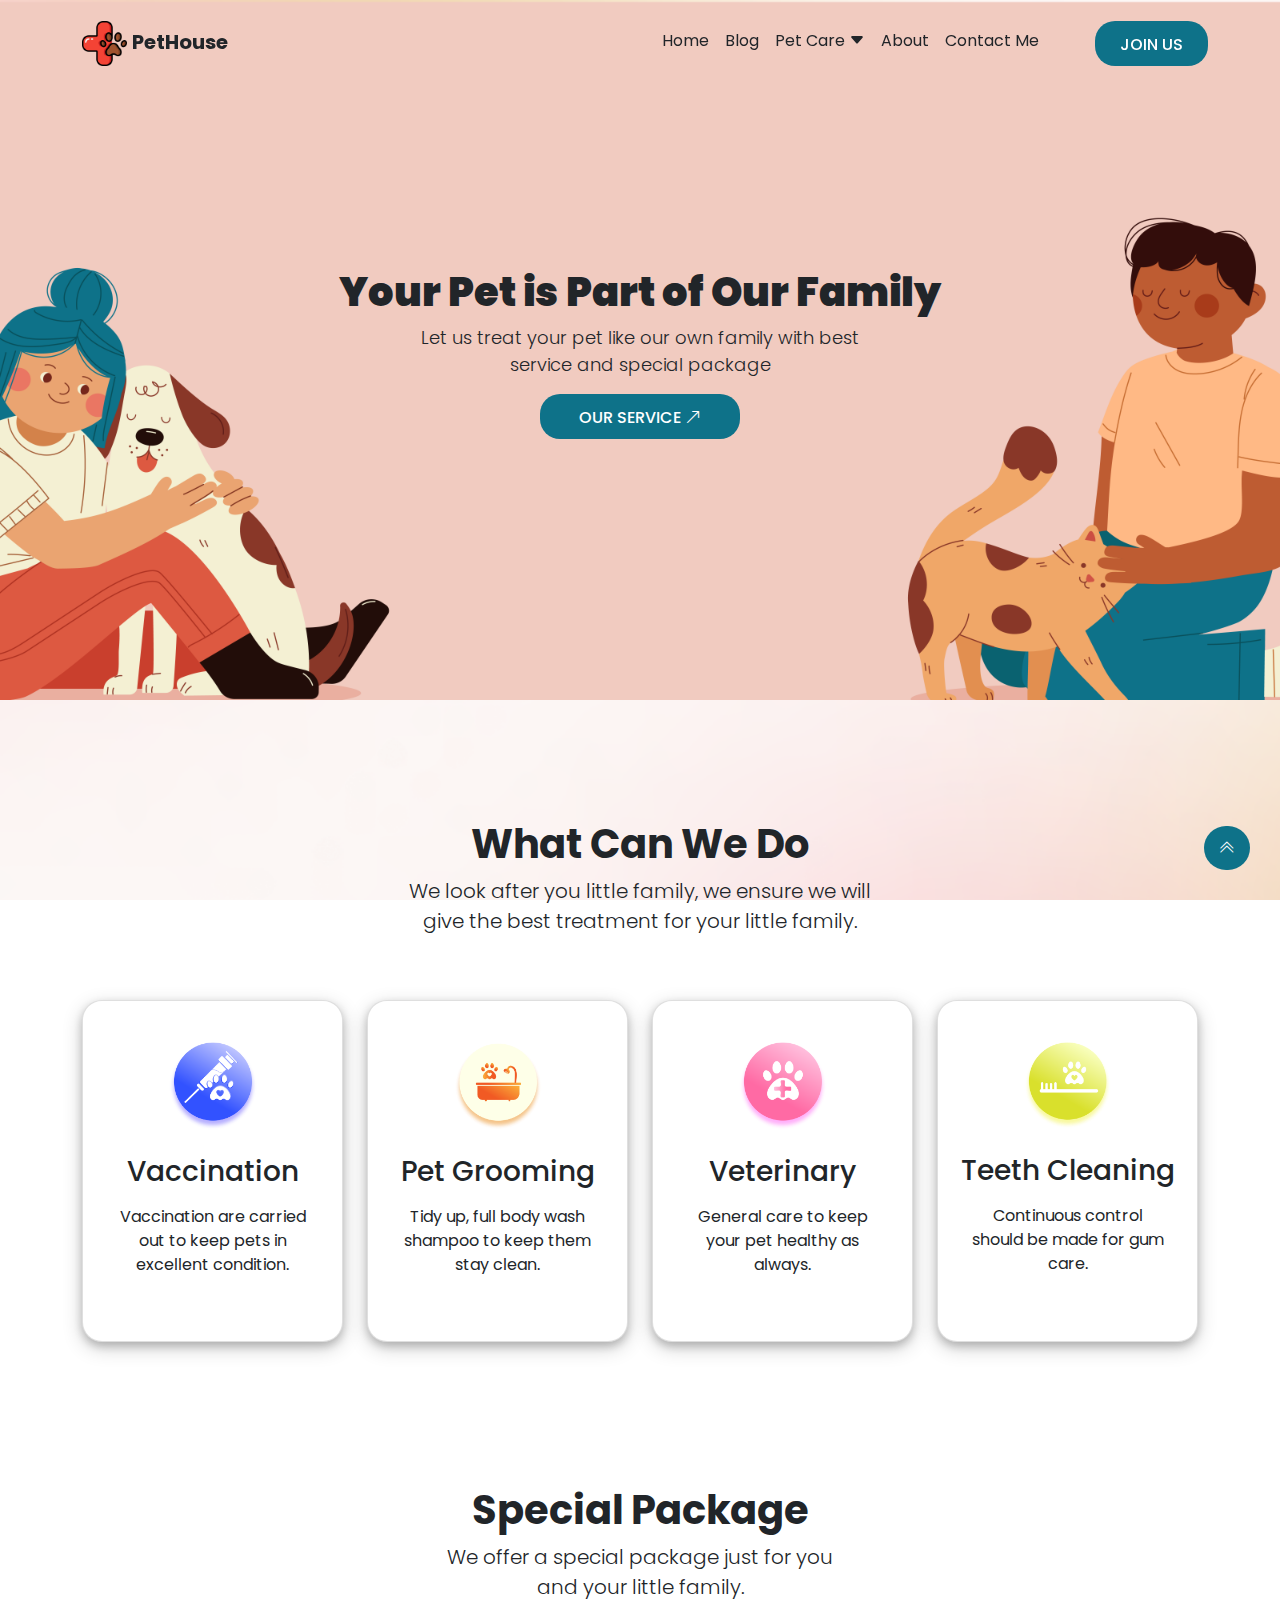
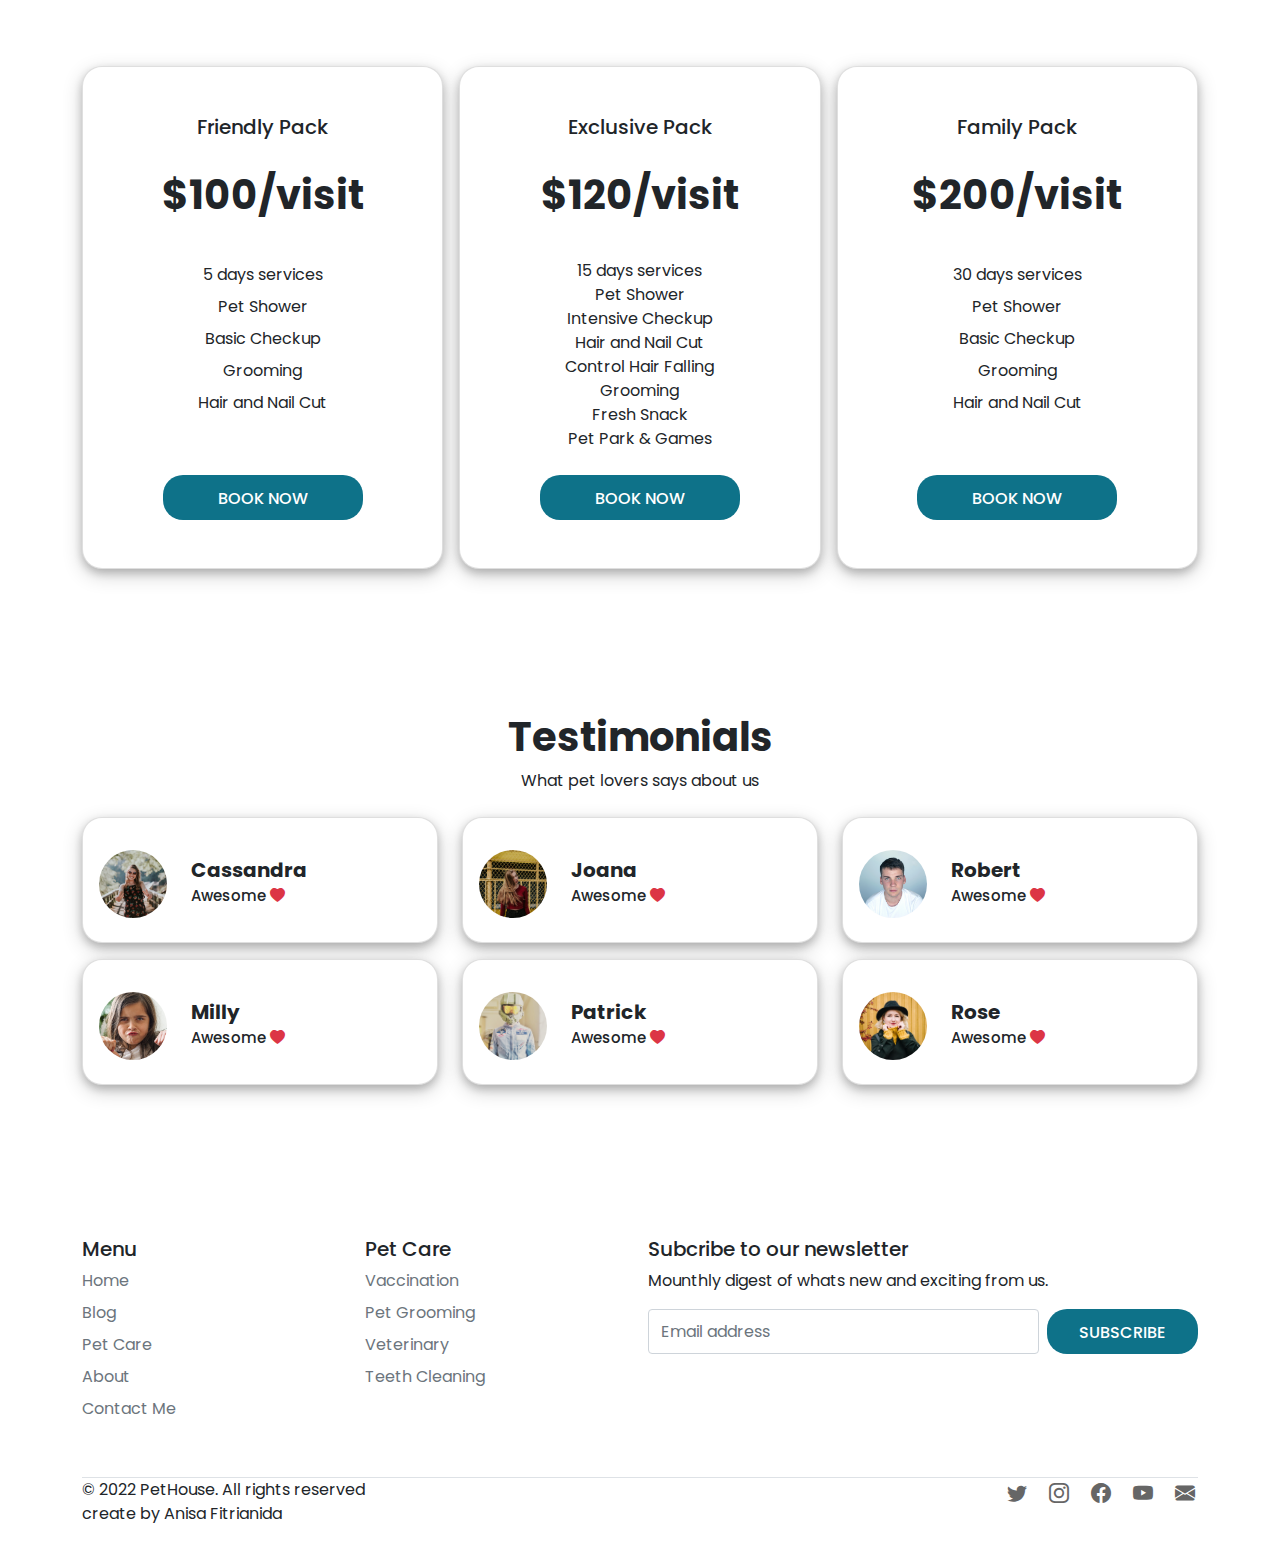
<file: index.html>
<!DOCTYPE html>
<html lang="en">
<head>
    <meta charset="UTF-8">
    <meta http-equiv="X-UA-Compatible" content="IE=edge">
    <meta name="viewport" content="width=device-width, initial-scale=1.0">
    <title>PetHouse</title>
    <link rel="icon" href="assets/IMG/logovet.png">
    <link rel="stylesheet" href="assets/css/style.css">
    <link rel="stylesheet" href="assets/css/bootstrap.min.css">
    <link rel="stylesheet" href="https://cdn.jsdelivr.net/npm/bootstrap-icons@1.8.1/font/bootstrap-icons.css">
    
</head>
<body>
    <!-- Navbar -->
    <nav class="navbar fixed-top navbar-expand-lg navbar-light p-md-3">
        <div class="container">
            <div class="navbar-brand">
                <a href="index.html" class="navbar-brand text-dark" style="font-size: 20px;">
                    <img src="assets/IMG/logovet.png" alt="Logo PetHouse" style="margin-right: 5px;" width="45"><strong>PetHouse</strong>
                </a>
            </div>
            <button
                type="button"
                class="navbar-toggler"
                data-bs-target="#navbarNav"
                data-bs-toggle="collapse"
                aria-expanded="false"
                aria-label="Toggle Navbar"
            >
                <span class="navbar-toggler-icon"></span>
            </button>
            <div class="collapse navbar-collapse nav-btn" id="navbarNav">
                <div class="mx-auto"></div>
                <ul class="navbar-nav">
                    <li class="nav-item">
                        <a href="index.html" class="nav-link text-dark">Home</a>
                    </li>
                    <li class="nav-item">
                        <a href="Blog.html" class="nav-link text-dark">Blog</a>
                    </li>
                    <li class="nav-item dropdown">
                        <a class="nav-link text-dark" href="PetCare.html" id="navbarDropdown" role="button" data-bs-toggle="dropdown">
                            Pet Care <i class="bi bi-caret-down-fill"></i>
                        </a>
                        <ul class="dropdown-menu" id="menu1">
                            <li><a class="dropdown-item" href="PetCare.html">Our Service</a>
                                <ul>
                                    <li><a class="dropdown-item" href="PetCare.html">Vaccination</a></li>
                                    <li><a class="dropdown-item" href="PetCare.html">Grooming</a></li>
                                    <li><a class="dropdown-item" href="PetCare.html">Veterinary</a></li>
                                    <li><a class="dropdown-item" href="PetCare.html">Teeth Cleaning</a></li>
                                </ul>
                            </li>
                                
                            <li><a class="dropdown-item" href="PetCare.html">Package</a>
                                <ul>
                                    <li><a class="dropdown-item" href="PetCare.html">Family Pack</a></li>
                                    <li><a class="dropdown-item" href="PetCare.html">Friendly Pack</a></li>
                                    <li><a class="dropdown-item" href="PetCare.html">Exclusive Pack</a></li>
                                </ul>
                            </li>
                        </ul>
                    </li>
                    <li class="nav-item">
                        <a href="About.html" class="nav-link text-dark">About</a>
                    </li>
                    <li class="nav-item">
                        <a href="ContactMe.html" class="nav-link text-dark">Contact Me</a>
                    </li>
                    <li>
                        <a href="Login.html" id="btn-sub" class="nav-item btn btn-primary ms-5 w-75">Join Us</a>
                    </li>
                </ul>
                
            </div>
        </div>
    </nav>
    <!-- Navbar End -->

    <!-- Banner -->
    <section id="Banner" class="py-5">
        <div class="container">
            <div class="row">
                <div class="col text-center">
                    <h1>Your Pet is Part of Our Family</h1>
                    <p class="lead" style="font-size: 18px;">Let us treat your pet like our own family with best <br> service and special package</p>
                    <a href="#jeda1" id="btn-sub" class="nav-item btn btn-primary">Our Service <i class="bi bi-arrow-up-right"></i></a>
                </div>    
            </div>
        </div>
    </section>
    <!-- Banner End -->

    <!-- Main Content -->
    <section id="jeda1">
            <br><br><br>
    </section>
    <section id="showoff" class="py-5 text-center">
        <div class="container con-card">
            <div class="row">
                <div class="col text-center">
                    <h1>What Can We Do</h1>
                    <p class="lead">We look after you little family, we ensure we will <br> give the best treatment for your little family.</p>
                </div>
            </div>
            <div class="row row-cols-1 row-cols-md-3 g-4 py-5">
                <div class="col-md-6 col-lg-3">
                    <div class="card h-100" id="card-border">
                        <div class="card-body">
                            <img src="assets/IMG/vaccine.png" alt="Vaccine" class="img-fluid py-4" width="90px">
                            <h3>Vaccination</h3>
                            <p class="py-2 p-3">Vaccination are carried out to keep pets in excellent condition.</p>
                            <br>
                        </div>
                    </div>
                </div>
                <div class="col-md-6 col-lg-3">
                    <div class="card h-100" id="card-border">
                        <div class="card-body">
                            <img src="assets/IMG/shower.png" alt="Gromming" class="img-fluid py-4" width="90px">
                            <h3>Pet Grooming</h3>
                            <p class="py-2 p-3">Tidy up, full body wash shampoo to keep them stay clean.</p>
                            <br>
                        </div>
                    </div>
                </div>
                <div class="col-md-6 col-lg-3">
                    <div class="card h-100" id="card-border">
                        <div class="card-body">
                            <img src="assets/IMG/veterinary.png" alt="Veterinary" class="img-fluid py-4" width="90px">
                            <h3>Veterinary</h3>
                            <p class="py-2 p-3">General care to keep your pet healthy as always.</p>
                            <br>
                        </div>
                    </div>
                </div>
                <div class="col-md-6 col-lg-3">
                    <div class="card h-100" id="card-border">
                        <div class="card-body">
                            <img src="assets/IMG/teeth.png" alt="Teeth Cleaning" class="img-fluid py-4" width="90px">
                            <h3>Teeth Cleaning</h3>
                            <p class="py-2 p-3">Continuous control should be made for gum care.</p>
                            <br>
                        </div>
                    </div>
                </div>
            </div>
        </div>
    </section>
    <!-- Main Content End -->

    <!-- Promo -->
    <section id="showoff" class="py-5 text-center d-flex ">
        <div class="container con-card">
            <div class="row">
                <div class="col text-center">
                    <h1>Special Package</h1>
                    <p class="lead">We offer a special package just for you <br>and your little family.</p>
                </div>
            </div>
            <div class="row row-cols-1 row-cols-md-3 g-3 py-5">
                <div class="col-md-6 col-lg-4">
                    <div class="card h-100" id="card-promo">
                        <div class="card-body py-5">
                            <h5>Friendly Pack</h5>
                            <h1 class="py-4">$100/visit</h1>
                            <p class="py-2 p-3 lh-lg mb-5">5 days services <br>Pet Shower <br>Basic Checkup <br>Grooming <br>Hair and Nail Cut</p>
                            <a href="https://t.me/anisaftrand18" id="btn-sub" class="nav-item btn btn-primary">Book Now</a>
                        </div>
                    </div>
                </div>
                <div class="col-md-6 col-lg-4">
                    <div class="card h-100" id="card-promo">
                        <div class="card-body py-5">
                            <h5>Exclusive Pack</h5>
                            <h1 class="py-4">$120/visit</h1>
                            <p class="py-2 p-3">15 days services <br>Pet Shower <br>Intensive Checkup <br>Hair and Nail Cut <br>Control Hair Falling <br>Grooming <br>Fresh Snack <br>Pet Park & Games</p>
                            <a href="https://t.me/anisaftrand18" id="btn-sub" class="nav-item btn btn-primary">Book Now</a>
                        </div>
                    </div>
                </div>
                <div class="col-md-6 col-lg-4">
                    <div class="card h-100" id="card-promo">
                        <div class="card-body py-5">
                            <h5>Family Pack</h5>
                            <h1 class="py-4">$200/visit</h1>
                            <p class="py-2 p-3 lh-lg mb-5">30 days services <br>Pet Shower <br>Basic Checkup <br>Grooming <br>Hair and Nail Cut</p>
                            <a href="https://t.me/anisaftrand18" id="btn-sub" class="nav-item btn btn-primary">Book Now</a>
                        </div>
                    </div>
                </div>
            </div>
        </div>
    </section>
    <!-- Promo End -->

    <!-- Testimonials -->
    <section id="testi" class="testimonials mb-5 py-5">
        <div class="container">
            <div class="row">
                <div class="col text-center">
                    <h1><b>Testimonials</b></h1>
                    <p>What pet lovers says about us</p>
                </div>
            </div>
            <div class="row">
                <div class="col-md-6 col-lg-4 py-2">
                    <div class="card" id="card-testi">
                        <h5 class="mt-3"><img src="assets/IMG/user1.jpg" width="100px" class="img-fluid float-start rounded-circle p-3 me-2" alt="user"><br> <b>Cassandra</b> <br> <span style="font-size: 15px;">Awesome <i class="bi bi-heart-fill text-danger"></i></span></h5>
                    </div>
                </div>
                <div class="col-md-6 col-lg-4 py-2">
                    <div class="card" id="card-testi">
                        <h5 class="mt-3"><img src="assets/IMG/user2.jpg" width="100px" class="img-fluid float-start rounded-circle p-3 me-2" alt="user"><br> <b>Joana</b> <br> <span style="font-size: 15px;">Awesome <i class="bi bi-heart-fill text-danger"></i></span></h5>
                    </div>
                </div>
                <div class="col-md-6 col-lg-4 py-2">
                    <div class="card" id="card-testi">
                        <h5 class="mt-3"><img src="assets/IMG/user3.jpg" width="100px" class="img-fluid float-start rounded-circle p-3 me-2" alt="user"><br> <b>Robert</b> <br> <span style="font-size: 15px;">Awesome <i class="bi bi-heart-fill text-danger"></i></span></h5>
                    </div>
                </div>
                <div class="col-md-6 col-lg-4 py-2">
                    <div class="card" id="card-testi">
                        <h5 class="mt-3"><img src="assets/IMG/user4.jpg" width="100px" class="img-fluid float-start rounded-circle p-3 me-2" alt="user"><br> <b>Milly</b> <br> <span style="font-size: 15px;">Awesome <i class="bi bi-heart-fill text-danger"></i></span></h5>
                    </div>
                </div>
                <div class="col-md-6 col-lg-4 py-2">
                    <div class="card" id="card-testi">
                        <h5 class="mt-3"><img src="assets/IMG/user5.jpg" width="100px" class="img-fluid float-start rounded-circle p-3 me-2" alt="user"><br> <b>Patrick</b> <br> <span style="font-size: 15px;">Awesome <i class="bi bi-heart-fill text-danger"></i></span></h5>
                    </div>
                </div>
                <div class="col-md-6 col-lg-4 py-2">
                    <div class="card" id="card-testi">
                        <h5 class="mt-3"><img src="assets/IMG/user6.jpg" width="100px" class="img-fluid float-start rounded-circle p-3 me-2" alt="user"><br> <b>Rose</b> <br> <span style="font-size: 15px;">Awesome <i class="bi bi-heart-fill text-danger"></i></span></h5>
                    </div>
                </div>
            </div>
        </div>
    </section>
    <!-- Testimonials End -->

    <!--footer-->
    <section class="footer">
        <div class="container">
                <div class="row row-cols-2 row-cols-md-2 g-3 py-5">
                    <div class="col-md-6 col-lg-3">
                        <h5>Menu</h5>
                        <ul class="nav flex-column">
                            <li class="nav-item mb-2">
                                <a href="index.html" class="nav-link1 p-0 text-muted">Home</a>
                            </li>
                            <li class="nav-item mb-2">
                                <a href="Blog.html" class="nav-link1 p-0 text-muted">Blog</a>
                            </li>
                            <li class="nav-item mb-2">
                                <a href="PetCare.html" class="nav-link1 p-0 text-muted">Pet Care</a>
                            </li>
                            <li class="nav-item mb-2">
                                <a href="About.html" class="nav-link1 p-0 text-muted">About</a>
                            </li>
                            <li class="nav-item mb-2">
                                <a href="ContactMe.html" class="nav-link1 p-0 text-muted">Contact Me</a>
                            </li>
                        </ul>
                    </div>
                    <div class="col-md-6 col-lg-3">
                        <h5>Pet Care</h5>
                        <ul class="nav flex-column">
                            <li class="nav-item mb-2">
                                <a href="#" class="nav-link1 p-0 text-muted">Vaccination</a>
                            </li>
                            <li class="nav-item mb-2">
                                <a href="#" class="nav-link1 p-0 text-muted">Pet Grooming</a>
                            </li>
                            <li class="nav-item mb-2">
                                <a href="#" class="nav-link1 p-0 text-muted">Veterinary</a>
                            </li>
                            <li class="nav-item mb-2">
                                <a href="#" class="nav-link1 p-0 text-muted">Teeth Cleaning</a>
                            </li>
                        </ul>
                    </div>
                    <div class="col-sm-12 col-md-12 col-lg-6">
                        <form>
                            <h5>Subcribe to our newsletter</h5>
                            <p>Mounthly digest of whats new and exciting from us.</p>
                            <div class="d-flex w-100 gap-2">
                                <label for="newsletter1" class="visually-hidden">Email address</label>
                                <input id="newsletter1" type="text" class="form-control" placeholder="Email address">
                                <button class="btn btn-primary" id="btn-sub" type="button">Subscribe</button>  
                            </div>
                        </form>
                    </div>
                </div>
                <div class="d-flex justify-content-between border-top">
                    <p>© 2022 PetHouse. All rights reserved<br>create by Anisa Fitrianida</p>
                    <ul class="list-unstyled d-flex sosmed">
                        <li class="ms-3">
                            <a href="https://www.instagram.com/anisaftr.18/" target="_blank"><i class="bi bi-twitter"></i></a>
                        </li>
                        <li class="ms-3">
                            <a href="https://www.instagram.com/anisaftr.18/" target="_blank"><i class="bi bi-instagram"></i></a>
                        </li>
                        <li class="ms-3">
                            <a href="https://www.facebook.com/nissa.fitrianida/" target="_blank"><i class="bi bi-facebook"></i></a>
                        </li>
                        <li class="ms-3">
                            <a href="https://www.youtube.com/channel/UCR4XM5TL6of3eSZEBix1vBw" target="_blank"><i class="bi bi-youtube"></i></a>
                        </li>
                        <li class="ms-3">
                            <a href="mailto:2010631170003@student.unsika.ac.id"><i class="bi bi-envelope-fill"></i></a>
                        </li>
                    </ul>
                </div>
        </div>
    </section>
    <!-- Footer End -->

    <!-- Scroll To Top -->
    <div onclick="scrollToTop()" class="scrollTop"><i class="bi bi-chevron-double-up"></i></div>
    <!-- Scroll To Top -->
    <script src="assets/js/bootstrap.min.js"></script>
    <script src="assets/js/index.js"></script>
</body>
</html>
</file>
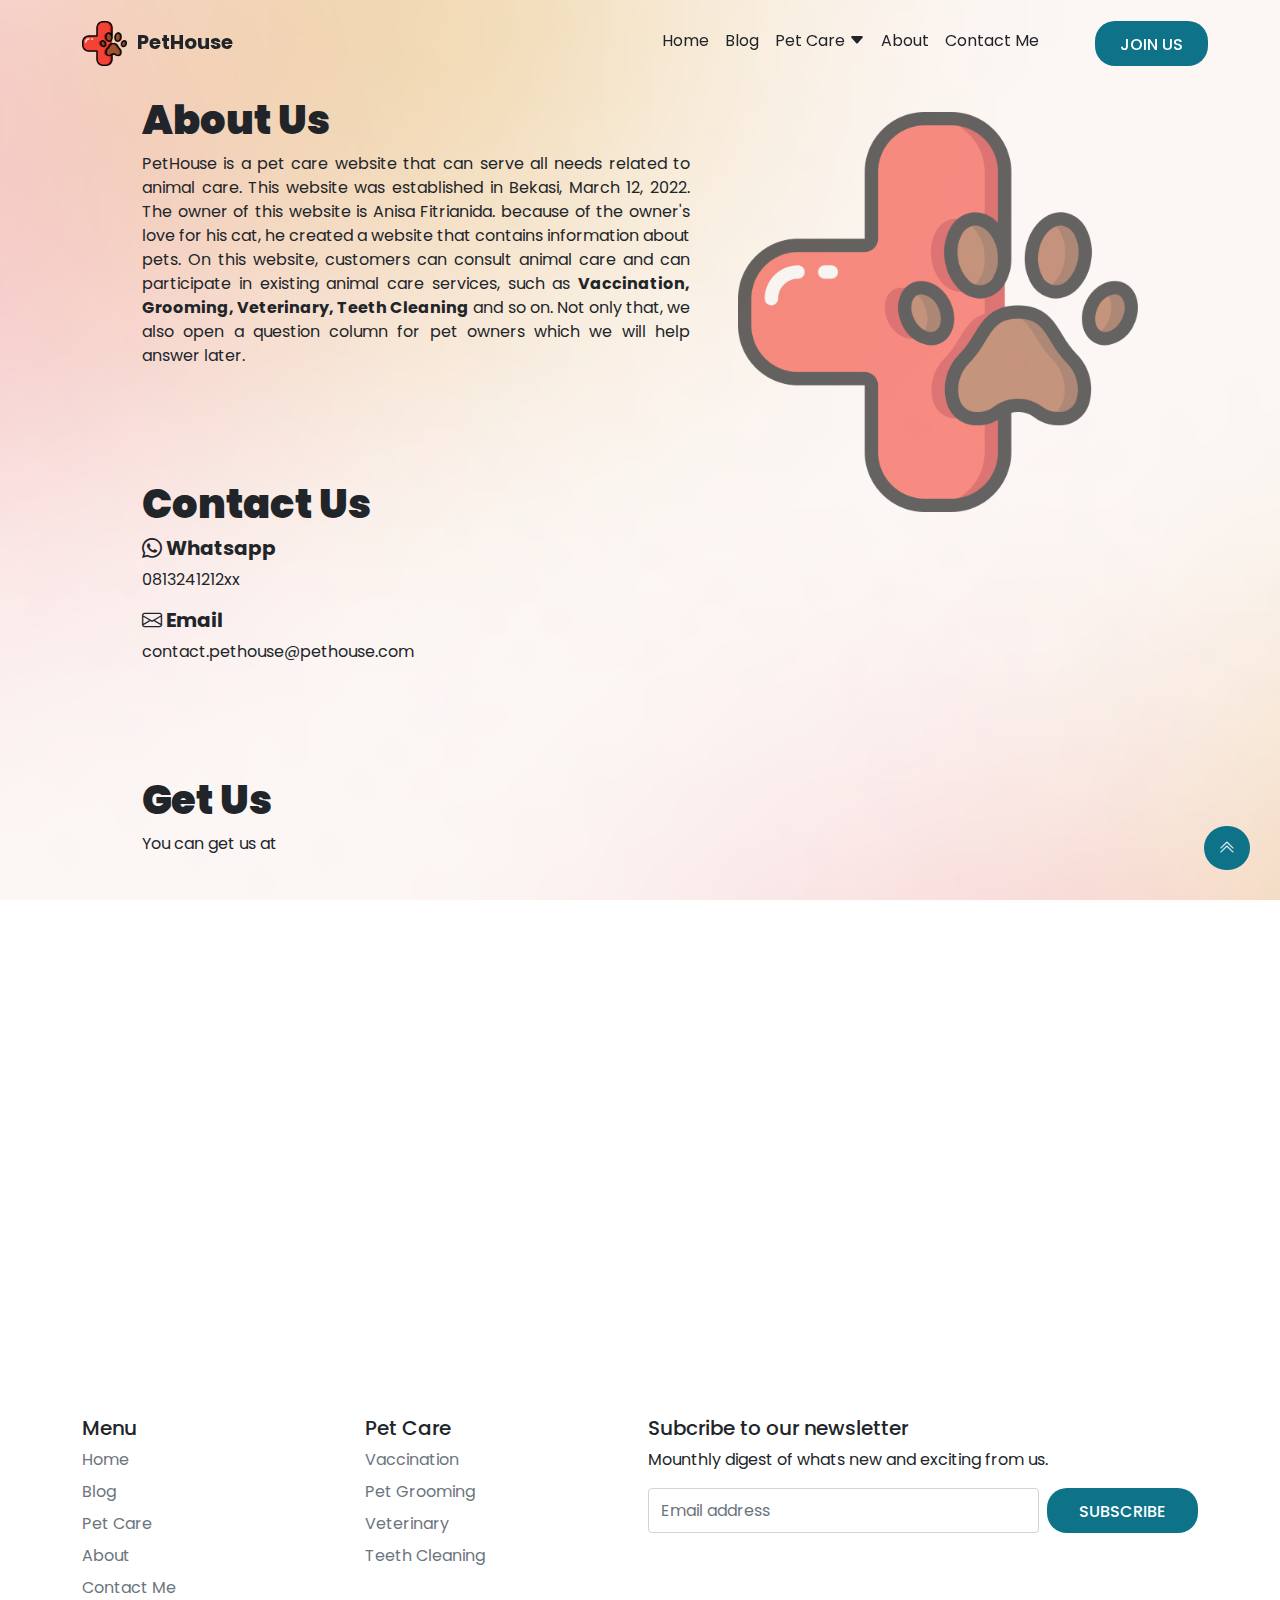
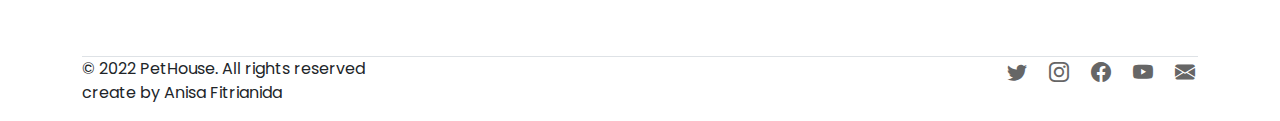
<file: About.html>
<!DOCTYPE html>
<html lang="en">
    <head>
        <meta charset="UTF-8">
        <meta http-equiv="X-UA-Compatible" content="IE=edge">
        <meta name="viewport" content="width=device-width, initial-scale=1.0">
        <title>PetHouse | About</title>
        <link rel="icon" href="assets/IMG/logovet.png">
        <link rel="stylesheet" href="assets/css/style.css">
        <link rel="stylesheet" href="assets/css/bootstrap.min.css">
        <link rel="stylesheet" href="https://cdn.jsdelivr.net/npm/bootstrap-icons@1.8.1/font/bootstrap-icons.css">
    </head>
    <body>
        <!-- Navbar -->
        <nav class="navbar fixed-top navbar-expand-lg navbar-light p-md-3">
            <div class="container">
                <div class="navbar-brand">
                    <a href="index.html" class="navbar-brand text-dark" style="font-size: 20px;">
                        <img src="assets/IMG/logovet.png" alt="Logo PetHouse" style="margin-right: 5px;" width="45">    <strong>PetHouse</strong>
                    </a>
                </div>
                <button
                    type="button"
                    class="navbar-toggler"
                    data-bs-target="#navbarNav"
                    data-bs-toggle="collapse"
                    aria-expanded="false"
                    aria-label="Toggle Navbar"
                >
                    <span class="navbar-toggler-icon"></span>
                </button>
                <div class="collapse navbar-collapse nav-btn" id="navbarNav">
                    <div class="mx-auto"></div>
                    <ul class="navbar-nav">
                        <li class="nav-item">
                            <a href="index.html" class="nav-link text-dark">Home</a>
                        </li>
                        <li class="nav-item">
                            <a href="Blog.html" class="nav-link text-dark">Blog</a>
                        </li>
                        <li class="nav-item dropdown">
                            <a class="nav-link text-dark" href="PetCare.html" id="navbarDropdown" role="button" data-bs-toggle="dropdown">
                                Pet Care <i class="bi bi-caret-down-fill"></i>
                            </a>
                            <ul class="dropdown-menu" id="menu1">
                                <li><a class="dropdown-item" href="PetCare.html">Our Service</a>
                                    <ul>
                                        <li><a class="dropdown-item" href="PetCare.html">Vaccination</a></li>
                                        <li><a class="dropdown-item" href="PetCare.html">Grooming</a></li>
                                        <li><a class="dropdown-item" href="PetCare.html">Veterinary</a></li>
                                        <li><a class="dropdown-item" href="PetCare.html">Teeth Cleaning</a></li>
                                    </ul>
                                </li>
                                    
                                <li><a class="dropdown-item" href="PetCare.html">Package</a>
                                    <ul>
                                        <li><a class="dropdown-item" href="PetCare.html">Family Pack</a></li>
                                        <li><a class="dropdown-item" href="PetCare.html">Friendly Pack</a></li>
                                        <li><a class="dropdown-item" href="PetCare.html">Exclusive Pack</a></li>
                                    </ul>
                                </li>
                            </ul>
                        </li>
                        <li class="nav-item">
                            <a href="About.html" class="nav-link text-dark">About</a>
                        </li>
                        <li class="nav-item">
                            <a href="ContactMe.html" class="nav-link text-dark">Contact Me</a>
                        </li>
                        <li>
                            <a href="Login.html" id="btn-sub" class="nav-item btn btn-primary ms-5 w-75">Join Us</a>
                        </li>
                    </ul>
                    
                </div>

            </div>
        </nav>
        <!-- Navbar End -->

        <!--Desc-->
        <section class="about py-5">
            <div id="about" class="container">
                <div class="container">
                    <div class="p-5">
                        <img src="assets/IMG/logovet.png" id="logovet" class="float-end ms-5 py-3" width="400px" alt="">
                        <h1>About Us</h1>
                        <p style="text-align: justify;">
                            PetHouse is a pet care website that can serve all needs related to animal care. This website was established in Bekasi, March 12, 2022. The owner of this website is Anisa Fitrianida. because of the owner's love for his cat, he created a website that contains information about pets. On this website, customers can consult animal care and can participate in existing animal care services, such as <b> Vaccination, Grooming, Veterinary, Teeth Cleaning</b> and so on. Not only that, we also open a question column for pet owners which we will help answer later.
                        </p>
                    </div>
                </div>
                <div class="container">
                    <div class="p-5">
                        <h1>Contact Us</h1>
                            <h5><i class="bi bi-whatsapp"></i> Whatsapp</h5>
                            <p>0813241212xx</p>
                            <h5><i class="bi bi-envelope"></i> Email</h5>
                            <p>contact.pethouse@pethouse.com</p>
                        </div>
                    </div>
                <div class="container">
                    <div class="p-5">
                        <h1>Get Us</h1>
                        <p>                            
                            You can get us at
                        </p>
                        <div class="mapouter"><div class="gmap_canvas"><iframe class="gmap_iframe" width="100%" frameborder="0" scrolling="no" marginheight="0" marginwidth="0" src="https://maps.google.com/maps?width=600&amp;height=400&amp;hl=en&amp;q=Annisa Bimbel&amp;t=&amp;z=14&amp;ie=UTF8&amp;iwloc=B&amp;output=embed"></iframe><a href="https://kokagames.com/">Koka Games</a></div><style>.mapouter{position:relative;text-align:right;width:100%;height:400px;}.gmap_canvas {overflow:hidden;background:none!important;width:100%;height:400px;}.gmap_iframe {height:400px!important;}</style></div>
                    </div>
                </div>
            </div>
        </section>
        <!-- Desc End -->
            
        <!--footer-->
        <section class="footer">
            <div class="container">
                <div class="row row-cols-2 row-cols-md-2 g-3 py-5">
                    <div class="col-md-6 col-lg-3">
                        <h5>Menu</h5>
                        <ul class="nav flex-column">
                            <li class="nav-item mb-2">
                                <a href="index.html" class="nav-link1 p-0 text-muted">Home</a>                        
                            </li>
                            <li class="nav-item mb-2">
                                <a href="Blog.html" class="nav-link1 p-0 text-muted">Blog</a>
                            </li>
                            <li class="nav-item mb-2">
                                <a href="PetCare.html" class="nav-link1 p-0 text-muted">Pet Care</a>
                            </li>
                            <li class="nav-item mb-2">
                                <a href="About.html" class="nav-link1 p-0 text-muted">About</a>
                            </li>
                            <li class="nav-item mb-2">
                                <a href="ContactMe.html" class="nav-link1 p-0 text-muted">Contact Me</a>
                            </li>
                        </ul>
                    </div>
                    <div class="col-md-6 col-lg-3">
                        <h5>Pet Care</h5>
                            <ul class="nav flex-column">
                                <li class="nav-item mb-2">
                                    <a href="#" class="nav-link1 p-0 text-muted">Vaccination</a>
                                </li>
                                <li class="nav-item mb-2">
                                    <a href="#" class="nav-link1 p-0 text-muted">Pet Grooming</a>
                                </li>
                                <li class="nav-item mb-2">
                                    <a href="#" class="nav-link1 p-0 text-muted">Veterinary</a>
                                </li>
                                <li class="nav-item mb-2">
                                    <a href="#" class="nav-link1 p-0 text-muted">Teeth Cleaning</a>
                                </li>
                            </ul>
                    </div>
                    <div class="col-sm-12 col-md-12 col-lg-6">
                        <form>
                            <h5>Subcribe to our newsletter</h5>
                            <p>Mounthly digest of whats new and exciting from us.</p>
                                <div class="d-flex w-100 gap-2">
                                    <label for="newsletter1" class="visually-hidden">Email address</label>
                                    <input id="newsletter1" type="text" class="form-control" placeholder="Email address">
                                    <button class="btn btn-primary" id="btn-sub" type="button">Subscribe</button>  
                                    </div>
                                </form>
                            </div>
                    </div>
                    <div class="d-flex justify-content-between border-top">
                        <p>© 2022 PetHouse. All rights reserved<br>create by Anisa Fitrianida</p>
                            <ul class="list-unstyled d-flex sosmed">
                                <li class="ms-3">
                                    <a href="https://www.instagram.com/anisaftr.18/" target="_blank"><i class="bi bi-twitter"></i></a>
                                </li>
                                <li class="ms-3">
                                    <a href="https://www.instagram.com/anisaftr.18/" target="_blank"><i class="bi bi-instagram"></i></a>
                                </li>
                                <li class="ms-3">
                                    <a href="https://www.facebook.com/nissa.fitrianida/" target="_blank"><i class="bi bi-facebook"></i></a>
                                </li>
                                <li class="ms-3">
                                    <a href="https://www.youtube.com/channel/UCR4XM5TL6of3eSZEBix1vBw" target="_blank"><i class="bi bi-youtube"></i></a>
                                </li>
                                <li class="ms-3">
                                    <a href="mailto:2010631170003@student.unsika.ac.id"><i class="bi bi-envelope-fill"></i></a>
                                </li>
                            </ul>
                        </div>
                </div>
        </section>
        <!-- Footer End -->

        <!-- Scroll To Top -->
        <div onclick="scrollToTop()" class="scrollTop"><i class="bi bi-chevron-double-up"></i></div>
        <!-- Scroll To Top End -->
        <script src="assets/js/bootstrap.min.js"></script>
        <script src="assets/js/index.js"></script>
</body>
</html>
</file>
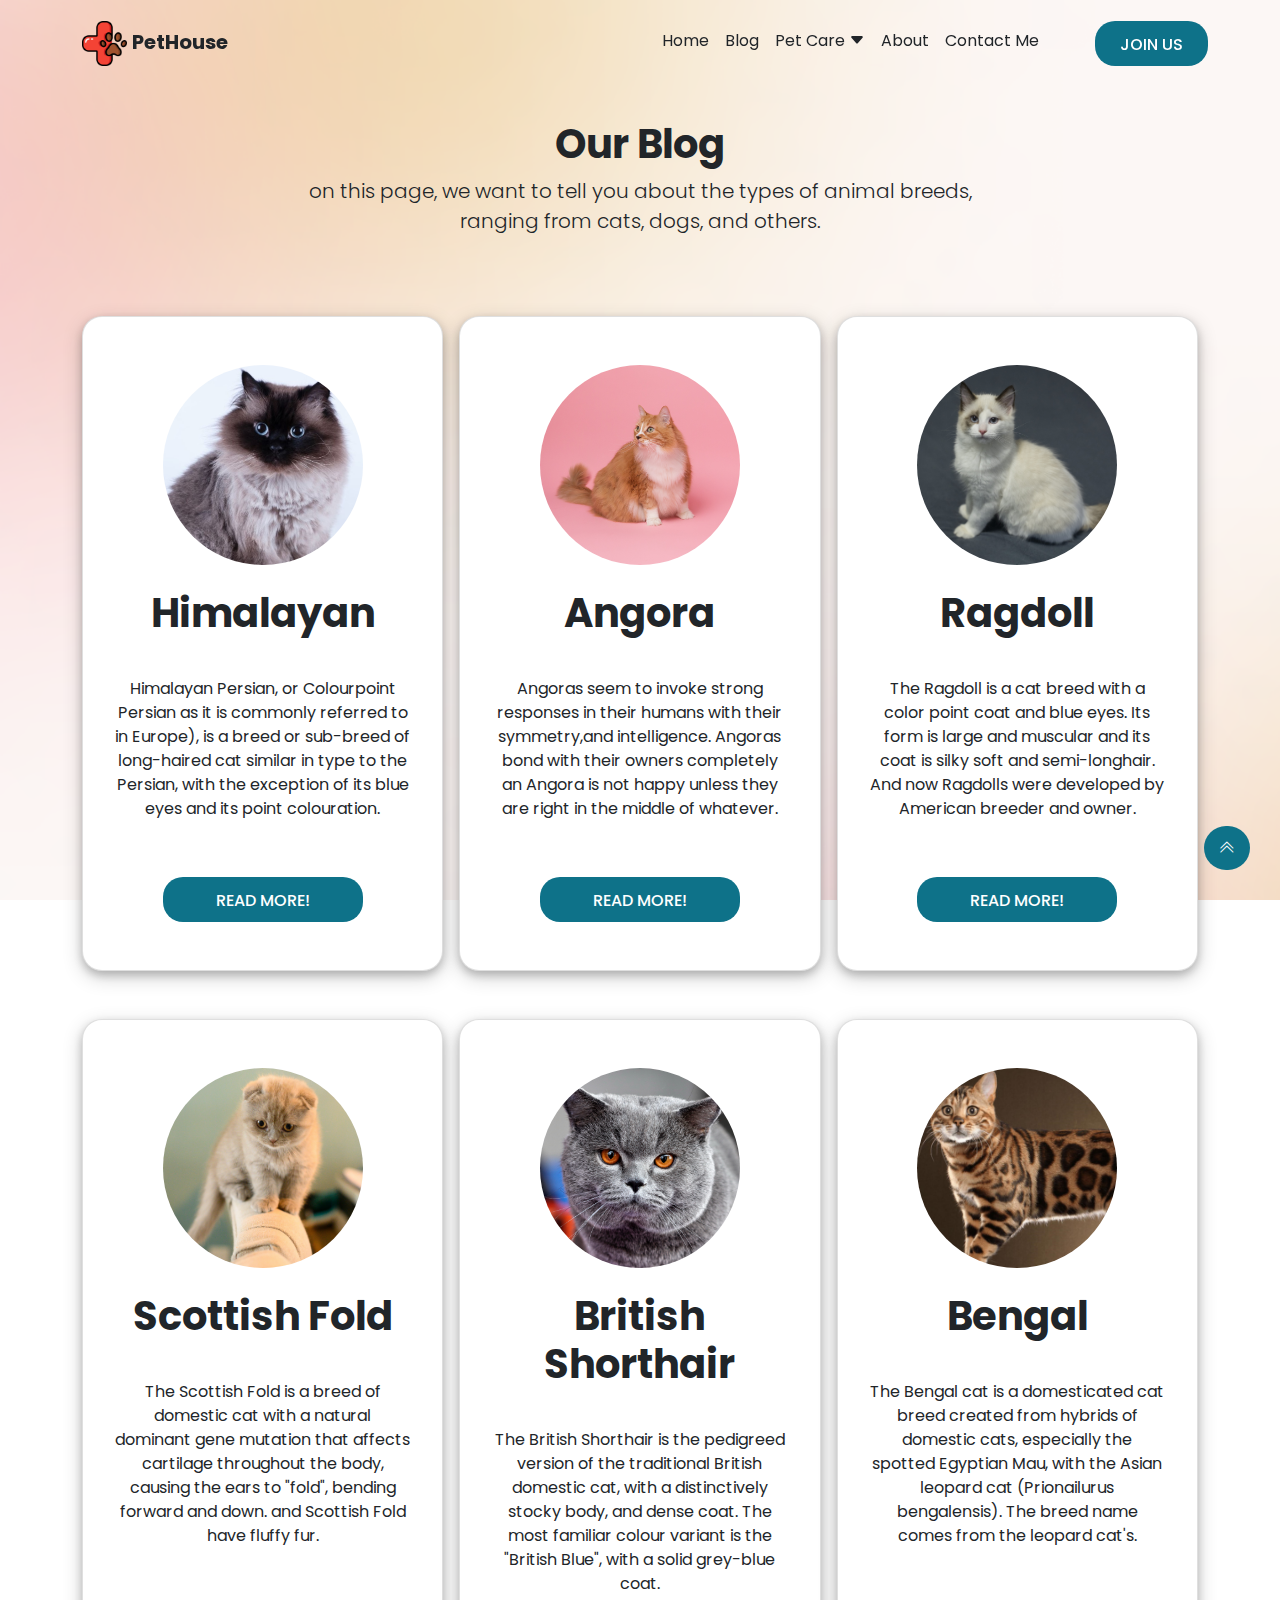
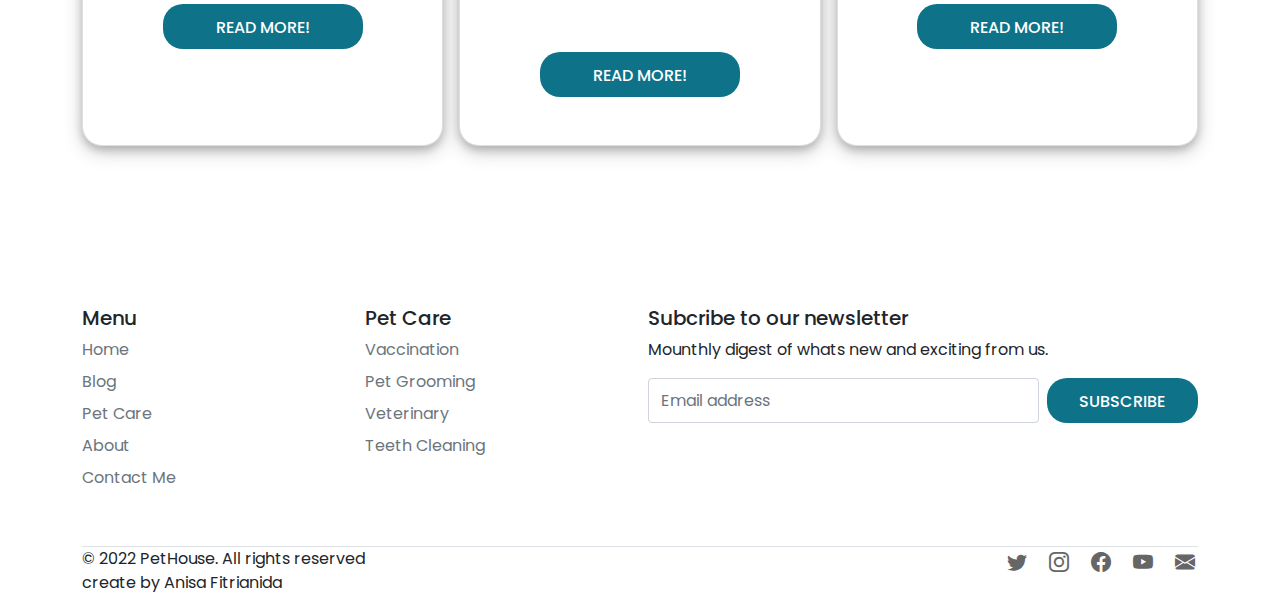
<file: Blog.html>
<!DOCTYPE html>
<html lang="en">
<head>
    <meta charset="UTF-8">
    <meta http-equiv="X-UA-Compatible" content="IE=edge">
    <meta name="viewport" content="width=device-width, initial-scale=1.0">
    <title>PetHouse | Blog</title>
    <link rel="icon" href="assets/IMG/logovet.png">
    <link rel="stylesheet" href="assets/css/style.css">
    <link rel="stylesheet" href="assets/css/bootstrap.min.css">
    <link rel="stylesheet" href="https://cdn.jsdelivr.net/npm/bootstrap-icons@1.8.1/font/bootstrap-icons.css">
    
</head>
<body>
    <!-- Navbar -->
    <nav class="navbar fixed-top navbar-expand-lg navbar-light p-md-3">
        <div class="container">
            <div class="navbar-brand">
                <a href="index.html" class="navbar-brand text-dark" style="font-size: 20px;">
                    <img src="assets/IMG/logovet.png" alt="Logo PetHouse" style="margin-right: 5px;" width="45"><strong>PetHouse</strong>
                </a>
            </div>
            <button
                type="button"
                class="navbar-toggler"
                data-bs-target="#navbarNav"
                data-bs-toggle="collapse"
                aria-expanded="false"
                aria-label="Toggle Navbar"
            >
                <span class="navbar-toggler-icon"></span>
            </button>
            <div class="collapse navbar-collapse nav-btn" id="navbarNav">
                <div class="mx-auto"></div>
                <ul class="navbar-nav">
                    <li class="nav-item">
                        <a href="index.html" class="nav-link text-dark">Home</a>
                    </li>
                    <li class="nav-item">
                        <a href="Blog.html" class="nav-link text-dark">Blog</a>
                    </li>
                    <li class="nav-item dropdown">
                        <a class="nav-link text-dark" href="PetCare.html" id="navbarDropdown" role="button" data-bs-toggle="dropdown">
                            Pet Care <i class="bi bi-caret-down-fill"></i>
                        </a>
                        <ul class="dropdown-menu" id="menu1">
                            <li><a class="dropdown-item" href="PetCare.html">Our Service</a>
                                <ul>
                                    <li><a class="dropdown-item" href="PetCare.html">Vaccination</a></li>
                                    <li><a class="dropdown-item" href="PetCare.html">Grooming</a></li>
                                    <li><a class="dropdown-item" href="PetCare.html">Veterinary</a></li>
                                    <li><a class="dropdown-item" href="PetCare.html">Teeth Cleaning</a></li>
                                </ul>
                            </li>
                                
                            <li><a class="dropdown-item" href="PetCare.html">Package</a>
                                <ul>
                                    <li><a class="dropdown-item" href="PetCare.html">Family Pack</a></li>
                                    <li><a class="dropdown-item" href="PetCare.html">Friendly Pack</a></li>
                                    <li><a class="dropdown-item" href="PetCare.html">Exclusive Pack</a></li>
                                </ul>
                            </li>
                        </ul>
                    </li>
                    <li class="nav-item">
                        <a href="About.html" class="nav-link text-dark">About</a>
                    </li>
                    <li class="nav-item">
                        <a href="ContactMe.html" class="nav-link text-dark">Contact Me</a>
                    </li>
                    <li>
                        <a href="Login.html" id="btn-sub" class="nav-item btn btn-primary ms-5 w-75">Join Us</a>
                    </li>
                </ul>
                
            </div>

        </div>
    </nav>
    <!-- Navbar End -->

    <!--Main Content-->
    <section id="jeda1">
        <br><br><br>
    </section>  
    <section id="showoff" class="py-5 text-center d-flex">
        <div class="container con-card">
            <div class="row">
                <div class="col text-center">
                    <h1>Our Blog</h1>
                    <p class="lead">on this page, we want to tell you about the types of animal breeds,<br> ranging from cats, dogs, and others.</p>
                </div>
            </div>
            <div class="row row-cols-1 row-cols-md-3 g-3 py-5">
                <div class="col-md-6 col-lg-4 py-3">
                    <div class="card h-100" id="card-promo">
                        <div class="card-body py-5">
                            <img src="assets/IMG/cat1.jpg" class="rounded-circle img-fluid" alt="Himalayan Persia" width="200px">
                            <h1 class="py-4">Himalayan</h1>
                            <p class="py-2 p-3 mb-5">Himalayan Persian, or Colourpoint Persian as it is commonly referred to in Europe), is a breed or sub-breed of long-haired cat similar in type to the Persian, with the exception of its blue eyes and its point colouration.</p>
                            <a href="Blog1.html" id="btn-sub" class="nav-item btn btn-primary">Read More!</a>
                        </div>
                    </div>
                </div>
                <div class="col-md-6 col-lg-4 py-3">
                    <div class="card h-100" id="card-promo">
                        <div class="card-body py-5">
                            <img src="assets/IMG/cat2.jpg" class="rounded-circle img-fluid" alt="Angora" width="200px">
                            <h1 class="py-4">Angora</h1>
                            <p class="py-2 p-3 mb-5">Angoras seem to invoke strong responses in their humans with their symmetry,and intelligence. Angoras bond with their owners completely an Angora is not happy unless they are right in the middle of whatever.</p>
                            <a href="Blog1.html" id="btn-sub" class="nav-item btn btn-primary">Read More!</a>
                        </div>
                    </div>
                </div>
                <div class="col-md-6 col-lg-4 py-3">
                    <div class="card h-100" id="card-promo">
                        <div class="card-body py-5">
                            <img src="assets/IMG/cat3.jpg" class="rounded-circle img-fluid" alt="Ragdoll" width="200px">
                            <h1 class="py-4">Ragdoll</h1>
                            <p class="py-2 p-3 mb-5">The Ragdoll is a cat breed with a color point coat and blue eyes. Its form is large and muscular and its coat is silky soft and semi-longhair. And now Ragdolls were developed by American breeder and owner.</p>
                            <a href="Blog1.html" id="btn-sub" class="nav-item btn btn-primary">Read More!</a>
                        </div>
                    </div>
                </div>
                <div class="col-md-6 col-lg-4 py-3">
                    <div class="card h-100" id="card-promo">
                        <div class="card-body py-5">
                            <img src="assets/IMG/cat4.jpg" class="rounded-circle img-fluid" alt="Scottish Fold" width="200px">
                            <h1 class="py-4">Scottish Fold</h1>
                            <p class="py-2 p-3 mb-5">The Scottish Fold is a breed of domestic cat with a natural dominant gene mutation that affects cartilage throughout the body, causing the ears to "fold", bending forward and down. and Scottish Fold have fluffy fur.</p>
                            <a href="Blog1.html" id="btn-sub" class="nav-item btn btn-primary">Read More!</a>
                        </div>
                    </div>
                </div>
                <div class="col-md-6 col-lg-4 py-3">
                    <div class="card h-100" id="card-promo">
                        <div class="card-body py-5">
                            <img src="assets/IMG/cat5.jpg" class="rounded-circle img-fluid" alt="BS" width="200px">
                            <h1 class="py-4">British Shorthair</h1>
                            <p class="py-2 p-3 mb-5">The British Shorthair is the pedigreed version of the traditional British domestic cat, with a distinctively stocky body, and dense coat. The most familiar colour variant is the "British Blue", with a solid grey-blue coat.</p>
                            <a href="Blog1.html" id="btn-sub" class="nav-item btn btn-primary">Read More!</a>
                        </div>
                    </div>
                </div>
                <div class="col-md-6 col-lg-4 py-3">
                    <div class="card h-100" id="card-promo">
                        <div class="card-body py-5">
                            <img src="assets/IMG/cat6.jpg" class="rounded-circle img-fluid" alt="Bengal" width="200px">
                            <h1 class="py-4">Bengal</h1>
                            <p class="py-2 p-3 mb-5">The Bengal cat is a domesticated cat breed created from hybrids of domestic cats, especially the spotted Egyptian Mau, with the Asian leopard cat (Prionailurus bengalensis). The breed name comes from the leopard cat's.</p>
                            <a href="Blog1.html" id="btn-sub" class="nav-item btn btn-primary">Read More!</a>
                        </div>
                    </div>
                </div>
            </div>
        </div>
    </section>
    <!--Main Content end-->

    <!--footer-->
    <section class="footer">
        <div class="container">
                <div class="row row-cols-2 row-cols-md-2 g-3 py-5">
                    <div class="col-md-6 col-lg-3">
                        <h5>Menu</h5>
                        <ul class="nav flex-column">
                            <li class="nav-item mb-2">
                                <a href="index.html" class="nav-link1 p-0 text-muted">Home</a>
                            </li>
                            <li class="nav-item mb-2">
                                <a href="Blog.html" class="nav-link1 p-0 text-muted">Blog</a>
                            </li>
                            <li class="nav-item mb-2">
                                <a href="PetCare.html" class="nav-link1 p-0 text-muted">Pet Care</a>
                            </li>
                            <li class="nav-item mb-2">
                                <a href="About.html" class="nav-link1 p-0 text-muted">About</a>
                            </li>
                            <li class="nav-item mb-2">
                                <a href="ContactMe.html" class="nav-link1 p-0 text-muted">Contact Me</a>
                            </li>
                        </ul>
                    </div>
                    <div class="col-md-6 col-lg-3">
                        <h5>Pet Care</h5>
                        <ul class="nav flex-column">
                            <li class="nav-item mb-2">
                                <a href="#" class="nav-link1 p-0 text-muted">Vaccination</a>
                            </li>
                            <li class="nav-item mb-2">
                                <a href="#" class="nav-link1 p-0 text-muted">Pet Grooming</a>
                            </li>
                            <li class="nav-item mb-2">
                                <a href="#" class="nav-link1 p-0 text-muted">Veterinary</a>
                            </li>
                            <li class="nav-item mb-2">
                                <a href="#" class="nav-link1 p-0 text-muted">Teeth Cleaning</a>
                            </li>
                        </ul>
                    </div>
                    <div class="col-sm-12 col-md-12 col-lg-6">
                        <form>
                            <h5>Subcribe to our newsletter</h5>
                            <p>Mounthly digest of whats new and exciting from us.</p>
                            <div class="d-flex w-100 gap-2">
                                <label for="newsletter1" class="visually-hidden">Email address</label>
                                <input id="newsletter1" type="text" class="form-control" placeholder="Email address">
                                <button class="btn btn-primary" id="btn-sub" type="button">Subscribe</button>  
                            </div>
                        </form>
                    </div>
                </div>
                <div class="d-flex justify-content-between border-top">
                    <p>© 2022 PetHouse. All rights reserved<br>create by Anisa Fitrianida</p>
                    <ul class="list-unstyled d-flex sosmed">
                        <li class="ms-3">
                            <a href="https://www.instagram.com/anisaftr.18/" target="_blank"><i class="bi bi-twitter"></i></a>
                        </li>
                        <li class="ms-3">
                            <a href="https://www.instagram.com/anisaftr.18/" target="_blank"><i class="bi bi-instagram"></i></a>
                        </li>
                        <li class="ms-3">
                            <a href="https://www.facebook.com/nissa.fitrianida/" target="_blank"><i class="bi bi-facebook"></i></a>
                        </li>
                        <li class="ms-3">
                            <a href="https://www.youtube.com/channel/UCR4XM5TL6of3eSZEBix1vBw" target="_blank"><i class="bi bi-youtube"></i></a>
                        </li>
                        <li class="ms-3">
                            <a href="mailto:2010631170003@student.unsika.ac.id"><i class="bi bi-envelope-fill"></i></a>
                        </li>
                    </ul>
                </div>
        </div>
    </section>
    <!-- Footer End -->

    <!-- Scroll To Top -->
    <div onclick="scrollToTop()" class="scrollTop"><i class="bi bi-chevron-double-up"></i></div>
    <!-- Scroll To Top End -->
    <script src="assets/js/bootstrap.min.js"></script>
    <script src="assets/js/index.js"></script>
</body>
</html>
</file>
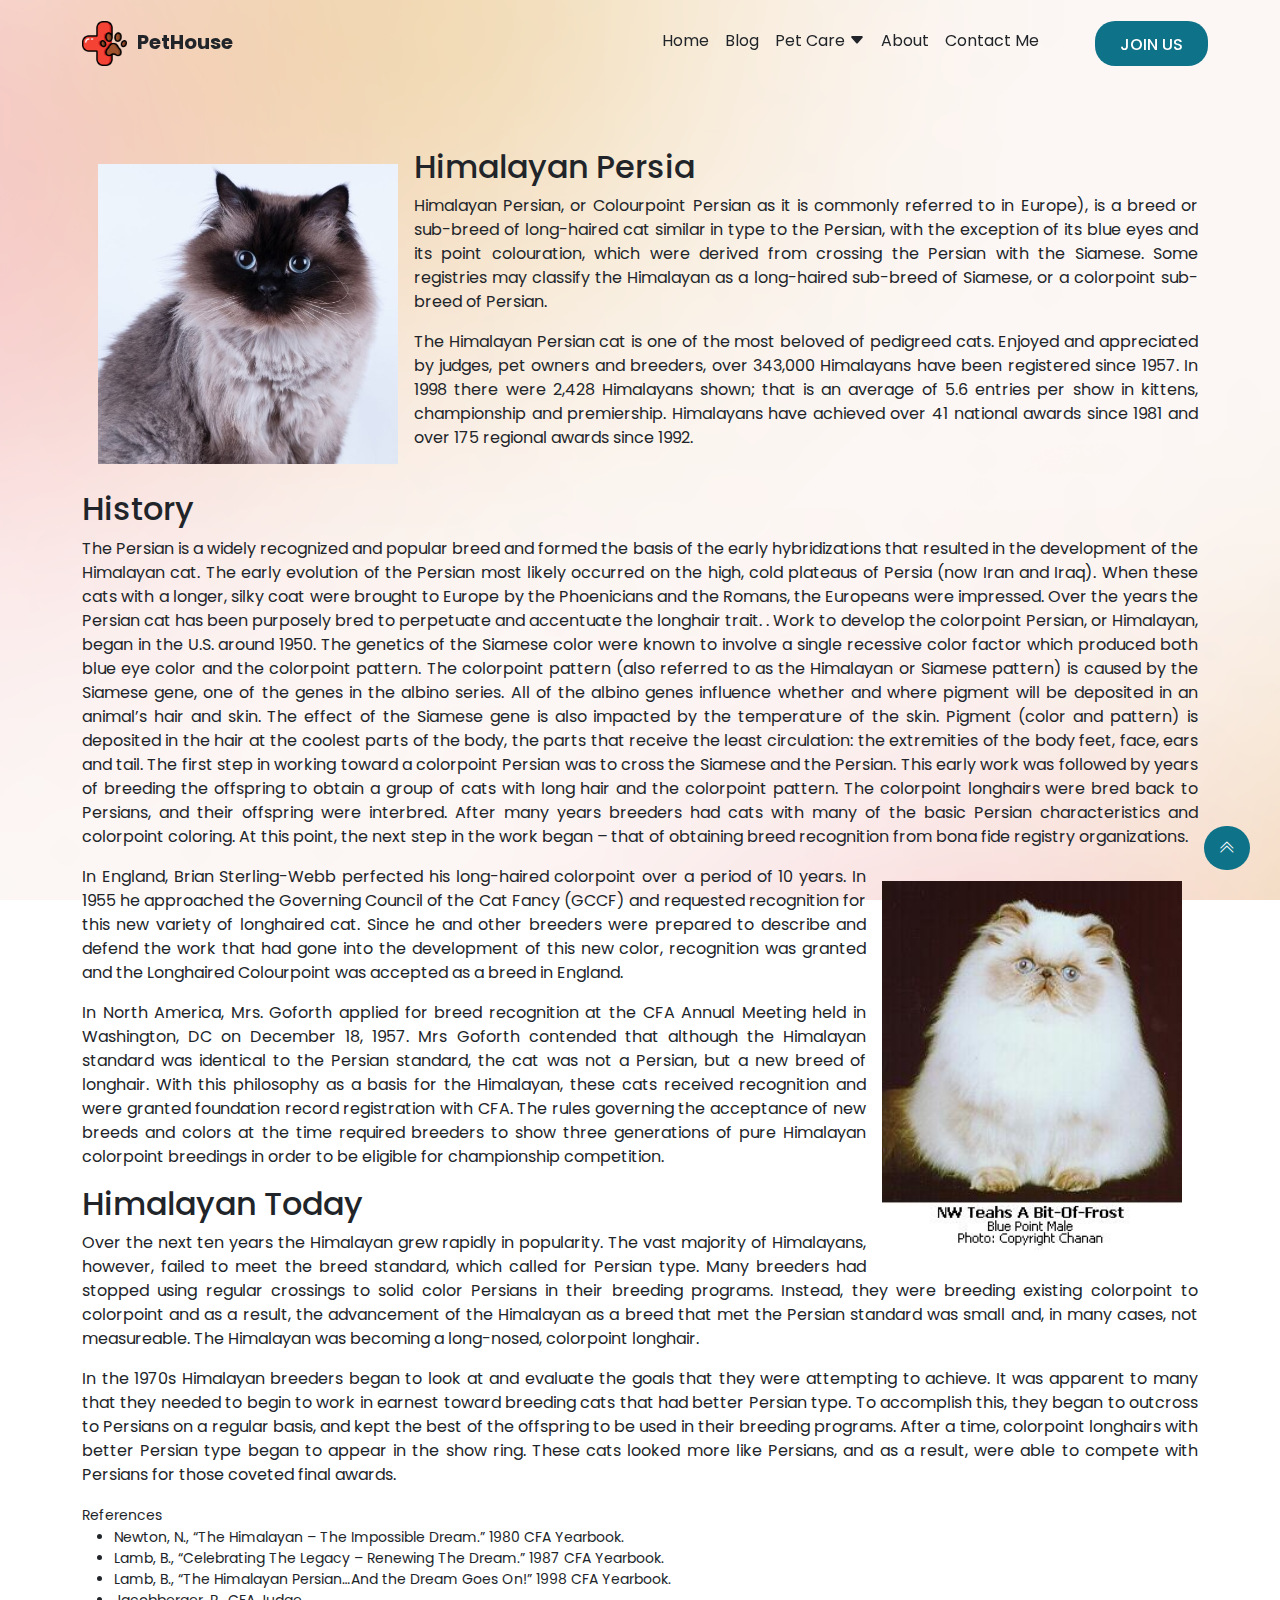
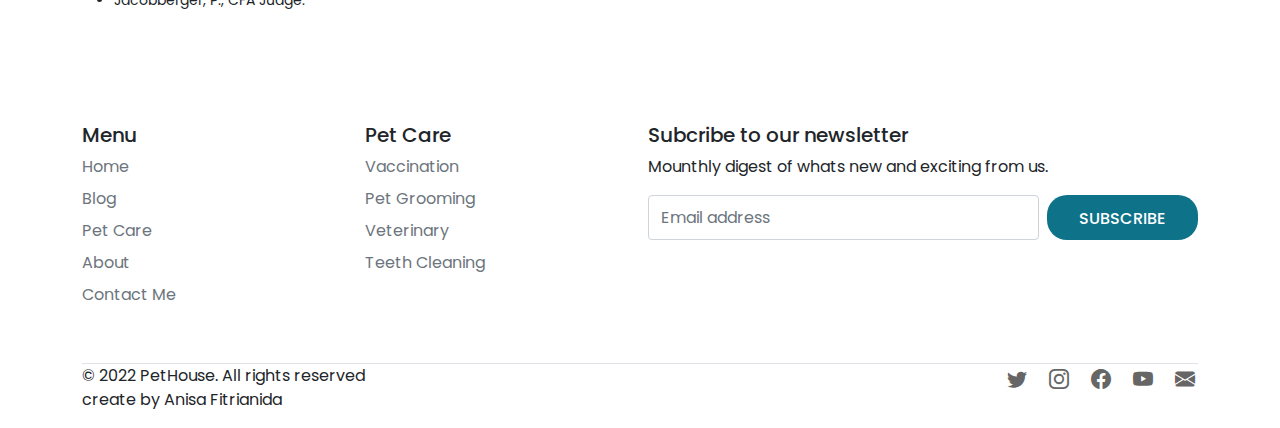
<file: Blog1.html>
<!DOCTYPE html>
<html lang="en">
<head>
    <meta charset="UTF-8">
    <meta http-equiv="X-UA-Compatible" content="IE=edge">
    <meta name="viewport" content="width=device-width, initial-scale=1.0">
    <title>PetHouse | Himalayan Persia</title>
    <link rel="icon" href="assets/IMG/logovet.png">
    <link rel="stylesheet" href="assets/css/style.css">
    <link rel="stylesheet" href="assets/css/bootstrap.min.css">
    <link rel="stylesheet" href="https://cdn.jsdelivr.net/npm/bootstrap-icons@1.8.1/font/bootstrap-icons.css">
    
</head>
<body>
    <!-- Navbar -->
    <nav class="navbar fixed-top navbar-expand-lg navbar-light p-md-3">
        <div class="container">
            <div class="navbar-brand">
                <a href="index.html" class="navbar-brand text-dark" style="font-size: 20px;">
                    <img src="assets/IMG/logovet.png" alt="Logo PetHouse" style="margin-right: 5px;" width="45">    <strong>PetHouse</strong>
                </a>
            </div>
            <button
                type="button"
                class="navbar-toggler"
                data-bs-target="#navbarNav"
                data-bs-toggle="collapse"
                aria-expanded="false"
                aria-label="Toggle Navbar"
            >
                <span class="navbar-toggler-icon"></span>
            </button>
            <div class="collapse navbar-collapse nav-btn" id="navbarNav">
                <div class="mx-auto"></div>
                <ul class="navbar-nav">
                    <li class="nav-item">
                        <a href="index.html" class="nav-link text-dark">Home</a>
                    </li>
                    <li class="nav-item">
                        <a href="Blog.html" class="nav-link text-dark">Blog</a>
                    </li>
                    <li class="nav-item dropdown">
                        <a class="nav-link text-dark" href="PetCare.html" id="navbarDropdown" role="button" data-bs-toggle="dropdown">
                            Pet Care <i class="bi bi-caret-down-fill"></i>
                        </a>
                        <ul class="dropdown-menu" id="menu1">
                            <li><a class="dropdown-item" href="PetCare.html">Our Service</a>
                                <ul>
                                    <li><a class="dropdown-item" href="PetCare.html">Vaccination</a></li>
                                    <li><a class="dropdown-item" href="PetCare.html">Grooming</a></li>
                                    <li><a class="dropdown-item" href="PetCare.html">Veterinary</a></li>
                                    <li><a class="dropdown-item" href="PetCare.html">Teeth Cleaning</a></li>
                                </ul>
                            </li>
                                
                            <li><a class="dropdown-item" href="PetCare.html">Package</a>
                                <ul>
                                    <li><a class="dropdown-item" href="PetCare.html">Family Pack</a></li>
                                    <li><a class="dropdown-item" href="PetCare.html">Friendly Pack</a></li>
                                    <li><a class="dropdown-item" href="PetCare.html">Exclusive Pack</a></li>
                                </ul>
                            </li>
                        </ul>
                    </li>
                    <li class="nav-item">
                        <a href="About.html" class="nav-link text-dark">About</a>
                    </li>
                    <li class="nav-item">
                        <a href="ContactMe.html" class="nav-link text-dark">Contact Me</a>
                    </li>
                    <li>
                        <a href="Login.html" id="btn-sub" class="nav-item btn btn-primary ms-5 w-75">Join Us</a>
                    </li>
                </ul>
                
            </div>

        </div>
    </nav>
    <!-- Navbar End -->

    <!-- Desc -->
    <section id="desc" class="py-5">
        <div class="container">
            <div class="row">
                <div class="col">
                    <img width="300px" class="img-fluid mb-3 float-start m-sm-3" src="assets/IMG/cat1.jpg" alt="Himalayan Persia">
                    <h2>Himalayan Persia</h2>
                    <p>Himalayan Persian, or Colourpoint Persian as it is commonly referred to in Europe), is a breed or sub-breed of long-haired cat similar in type to the Persian, with the exception of its blue eyes and its point colouration, which were derived from crossing the Persian with the Siamese. Some registries may classify the Himalayan as a long-haired sub-breed of Siamese, or a colorpoint sub-breed of Persian.</p>
                    <p>The Himalayan Persian cat is one of the most beloved of pedigreed cats. Enjoyed and appreciated by judges, pet owners and breeders, over 343,000 Himalayans have been registered since 1957. In 1998 there were 2,428 Himalayans shown; that is an average of 5.6 entries per show in kittens, championship and premiership. Himalayans have achieved over 41 national awards since 1981 and over 175 regional awards since 1992.</p>
                    <br><h2>History</h2>
                    <p>The Persian is a widely recognized and popular breed and formed the basis of the early hybridizations that resulted in the development of the Himalayan cat. The early evolution of the Persian most likely occurred on the high, cold plateaus of Persia (now Iran and Iraq). When these cats with a longer, silky coat were brought to Europe by the Phoenicians and the Romans, the Europeans were impressed. Over the years the Persian cat has been purposely bred to perpetuate and accentuate the longhair trait. . Work to develop the colorpoint Persian, or Himalayan, began in the U.S. around 1950. The genetics of the Siamese color were known to involve a single recessive color factor which produced both blue eye color and the colorpoint pattern. The colorpoint pattern (also referred to as the Himalayan or Siamese pattern) is caused by the Siamese gene, one of the genes in the albino series. All of the albino genes influence whether and where pigment will be deposited in an animal’s hair and skin. The effect of the Siamese gene is also impacted by the temperature of the skin. Pigment (color and pattern) is deposited in the hair at the coolest parts of the body, the parts that receive the least circulation: the extremities of the body feet, face, ears and tail. The first step in working toward a colorpoint Persian was to cross the Siamese and the Persian. This early work was followed by years of breeding the offspring to obtain a group of cats with long hair and the colorpoint pattern. The colorpoint longhairs were bred back to Persians, and their offspring were interbred. After many years breeders had cats with many of the basic Persian characteristics and colorpoint coloring. At this point, the next step in the work began – that of obtaining breed recognition from bona fide registry organizations.</p>
                    <img width="300px" class="img-fluid mb-3 float-end m-sm-3" src="assets/IMG/cat1-sej.jpg" alt="Sejarah Himalayan">
                    <p>In England, Brian Sterling-Webb perfected his long-haired colorpoint over a period of 10 years. In 1955 he approached the Governing Council of the Cat Fancy (GCCF) and requested recognition for this new variety of longhaired cat. Since he and other breeders were prepared to describe and defend the work that had gone into the development of this new color, recognition was granted and the Longhaired Colourpoint was accepted as a breed in England.</p>
                    <p>In North America, Mrs. Goforth applied for breed recognition at the CFA Annual Meeting held in Washington, DC on December 18, 1957. Mrs Goforth contended that although the Himalayan standard was identical to the Persian standard, the cat was not a Persian, but a new breed of longhair. With this philosophy as a basis for the Himalayan, these cats received recognition and were granted foundation record registration with CFA. The rules governing the acceptance of new breeds and colors at the time required breeders to show three generations of pure Himalayan colorpoint breedings in order to be eligible for championship competition.</p>
                    <h2>Himalayan Today</h2>
                    <p>Over the next ten years the Himalayan grew rapidly in popularity. The vast majority of Himalayans, however, failed to meet the breed standard, which called for Persian type. Many breeders had stopped using regular crossings to solid color Persians in their breeding programs. Instead, they were breeding existing colorpoint to colorpoint and as a result, the advancement of the Himalayan as a breed that met the Persian standard was small and, in many cases, not measureable. The Himalayan was becoming a long-nosed, colorpoint longhair.</p>
                    <p>In the 1970s Himalayan breeders began to look at and evaluate the goals that they were attempting to achieve. It was apparent to many that they needed to begin to work in earnest toward breeding cats that had better Persian type. To accomplish this, they began to outcross to Persians on a regular basis, and kept the best of the offspring to be used in their breeding programs. After a time, colorpoint longhairs with better Persian type began to appear in the show ring. These cats looked more like Persians, and as a result, were able to compete with Persians for those coveted final awards.</p>
                    <small>References
                        <ul>
                            <li>Newton, N., “The Himalayan – The Impossible Dream.” 1980 CFA Yearbook.</li>
                            <li>Lamb, B., “Celebrating The Legacy – Renewing The Dream.” 1987 CFA Yearbook.</li>
                            <li>Lamb, B., “The Himalayan Persian…And the Dream Goes On!” 1998 CFA Yearbook.</li>
                            <li>Jacobberger, P., CFA Judge.</li>
                        </ul>
                    </small>
                </div>
            </div>
        </div>
    </section>
    <!-- Desc End -->

    <!--footer-->
    <section class="footer">
        <div class="container">
                <div class="row row-cols-2 row-cols-md-2 g-3 py-5">
                    <div class="col-md-6 col-lg-3">
                        <h5>Menu</h5>
                        <ul class="nav flex-column">
                            <li class="nav-item mb-2">
                                <a href="index.html" class="nav-link1 p-0 text-muted">Home</a>
                            </li>
                            <li class="nav-item mb-2">
                                <a href="Blog.html" class="nav-link1 p-0 text-muted">Blog</a>
                            </li>
                            <li class="nav-item mb-2">
                                <a href="PetCare.html" class="nav-link1 p-0 text-muted">Pet Care</a>
                            </li>
                            <li class="nav-item mb-2">
                                <a href="About.html" class="nav-link1 p-0 text-muted">About</a>
                            </li>
                            <li class="nav-item mb-2">
                                <a href="ContactMe.html" class="nav-link1 p-0 text-muted">Contact Me</a>
                            </li>
                        </ul>
                    </div>
                    <div class="col-md-6 col-lg-3">
                        <h5>Pet Care</h5>
                        <ul class="nav flex-column">
                            <li class="nav-item mb-2">
                                <a href="#" class="nav-link1 p-0 text-muted">Vaccination</a>
                            </li>
                            <li class="nav-item mb-2">
                                <a href="#" class="nav-link1 p-0 text-muted">Pet Grooming</a>
                            </li>
                            <li class="nav-item mb-2">
                                <a href="#" class="nav-link1 p-0 text-muted">Veterinary</a>
                            </li>
                            <li class="nav-item mb-2">
                                <a href="#" class="nav-link1 p-0 text-muted">Teeth Cleaning</a>
                            </li>
                        </ul>
                    </div>
                    <div class="col-sm-12 col-md-12 col-lg-6">
                        <form>
                            <h5>Subcribe to our newsletter</h5>
                            <p>Mounthly digest of whats new and exciting from us.</p>
                            <div class="d-flex w-100 gap-2">
                                <label for="newsletter1" class="visually-hidden">Email address</label>
                                <input id="newsletter1" type="text" class="form-control" placeholder="Email address">
                                <button class="btn btn-primary" id="btn-sub" type="button">Subscribe</button>  
                            </div>
                        </form>
                    </div>
                </div>
                <div class="d-flex justify-content-between border-top">
                    <p>© 2022 PetHouse. All rights reserved<br>create by Anisa Fitrianida</p>
                    <ul class="list-unstyled d-flex sosmed">
                        <li class="ms-3">
                            <a href="https://www.instagram.com/anisaftr.18/" target="_blank"><i class="bi bi-twitter"></i></a>
                        </li>
                        <li class="ms-3">
                            <a href="https://www.instagram.com/anisaftr.18/" target="_blank"><i class="bi bi-instagram"></i></a>
                        </li>
                        <li class="ms-3">
                            <a href="https://www.facebook.com/nissa.fitrianida/" target="_blank"><i class="bi bi-facebook"></i></a>
                        </li>
                        <li class="ms-3">
                            <a href="https://www.youtube.com/channel/UCR4XM5TL6of3eSZEBix1vBw" target="_blank"><i class="bi bi-youtube"></i></a>
                        </li>
                        <li class="ms-3">
                            <a href="mailto:2010631170003@student.unsika.ac.id"><i class="bi bi-envelope-fill"></i></a>
                        </li>
                    </ul>
                </div>
        </div>
    </section>
    <!-- Footer End -->

    <!-- Scroll To Top -->
    <div onclick="scrollToTop()" class="scrollTop"><i class="bi bi-chevron-double-up"></i></div>
    <!-- Scroll To Top End-->
    <script src="assets/js/bootstrap.min.js"></script>
    <script src="assets/js/index.js"></script>
</body>
</html>
</file>
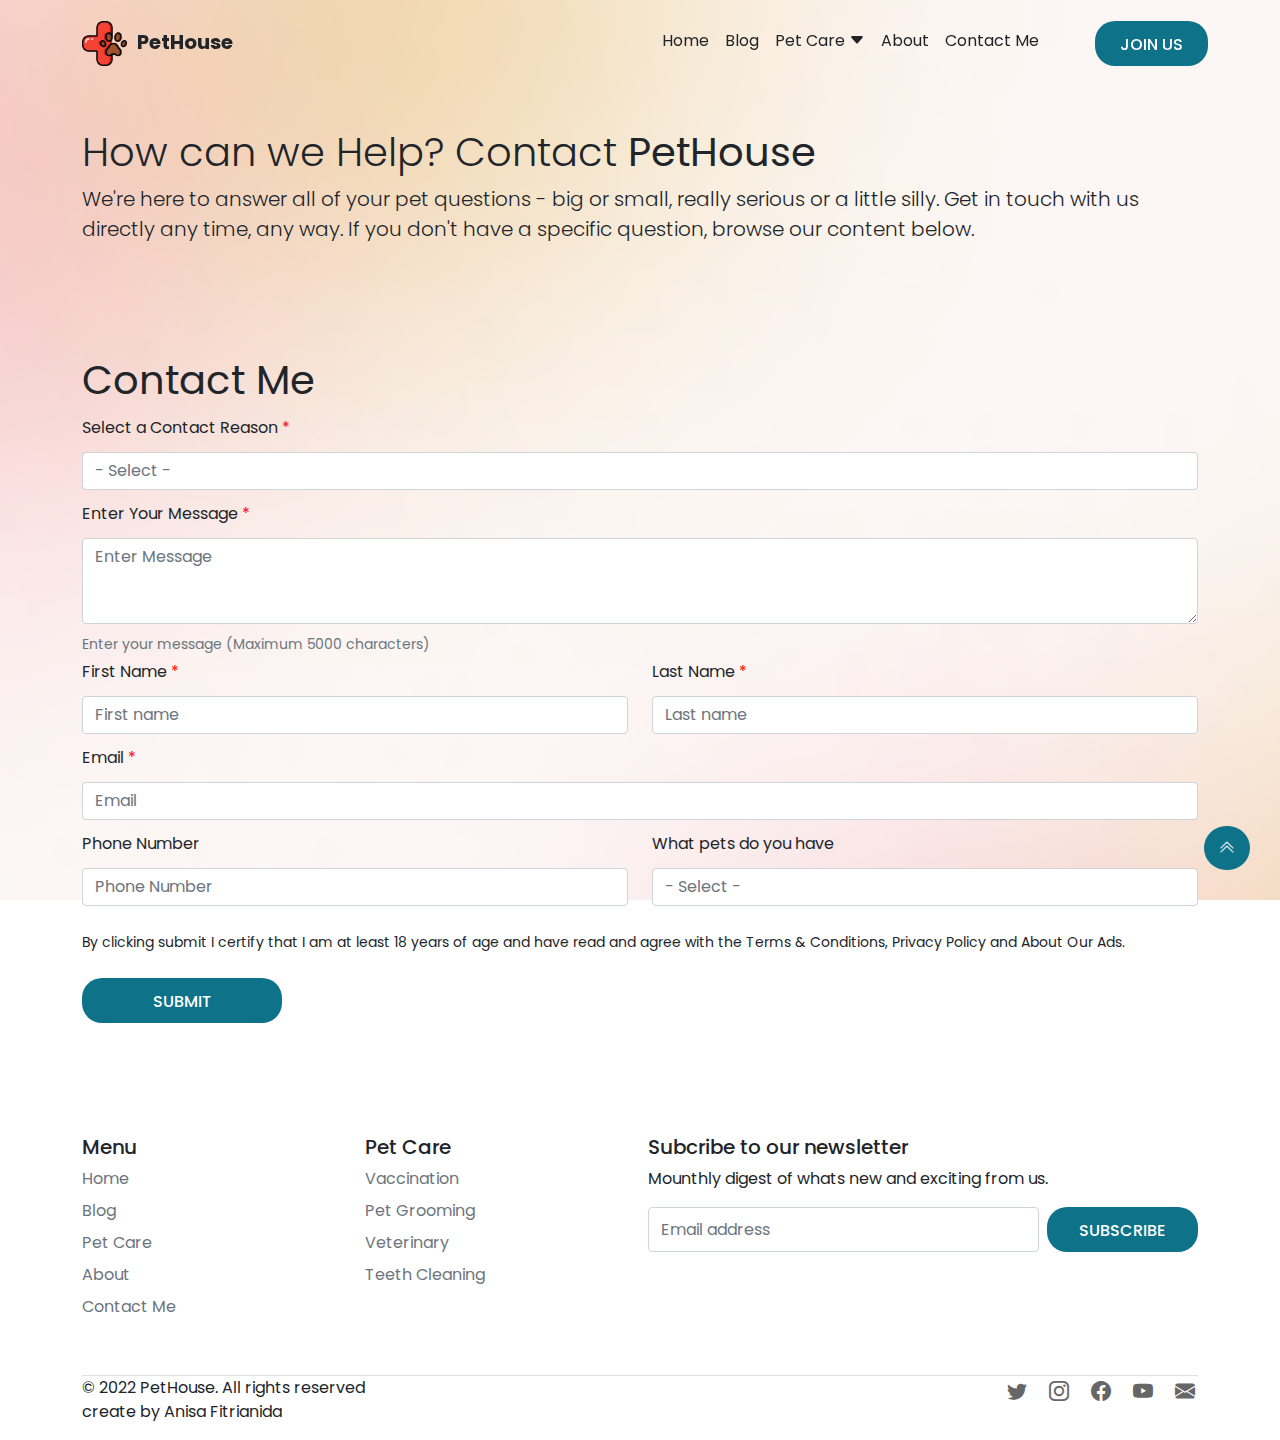
<file: ContactMe.html>
<!DOCTYPE html>
<html lang="en">
<head>
    <meta charset="UTF-8">
    <meta http-equiv="X-UA-Compatible" content="IE=edge">
    <meta name="viewport" content="width=device-width, initial-scale=1.0">
    <title>PetHouse | Contact Me</title>
    <link rel="icon" href="assets/IMG/logovet.png">
    <link rel="stylesheet" href="assets/css/style.css">
    <link rel="stylesheet" href="assets/css/bootstrap.min.css">
    <link rel="stylesheet" href="https://cdn.jsdelivr.net/npm/bootstrap-icons@1.8.1/font/bootstrap-icons.css">
</head>
<body>
    <!-- Navbar -->
    <nav class="navbar fixed-top navbar-expand-lg navbar-light p-md-3">
        <div class="container">
            <div class="navbar-brand">
                <a href="index.html" class="navbar-brand text-dark" style="font-size: 20px;">
                    <img src="assets/IMG/logovet.png" alt="Logo PetHouse" style="margin-right: 5px;" width="45">    <strong>PetHouse</strong>
                </a>
            </div>
            <button
                type="button"
                class="navbar-toggler"
                data-bs-target="#navbarNav"
                data-bs-toggle="collapse"
                aria-expanded="false"
                aria-label="Toggle Navbar"
            >
                <span class="navbar-toggler-icon"></span>
            </button>
            <div class="collapse navbar-collapse nav-btn" id="navbarNav">
                <div class="mx-auto"></div>
                <ul class="navbar-nav">
                    <li class="nav-item">
                        <a href="index.html" class="nav-link text-dark">Home</a>
                    </li>
                    <li class="nav-item">
                        <a href="Blog.html" class="nav-link text-dark">Blog</a>
                    </li>
                    <li class="nav-item dropdown">
                        <a class="nav-link text-dark" href="PetCare.html" id="navbarDropdown" role="button" data-bs-toggle="dropdown">
                            Pet Care <i class="bi bi-caret-down-fill"></i>
                        </a>
                        <ul class="dropdown-menu" id="menu1">
                            <li><a class="dropdown-item" href="PetCare.html">Our Service</a>
                                <ul>
                                    <li><a class="dropdown-item" href="PetCare.html">Vaccination</a></li>
                                    <li><a class="dropdown-item" href="PetCare.html">Grooming</a></li>
                                    <li><a class="dropdown-item" href="PetCare.html">Veterinary</a></li>
                                    <li><a class="dropdown-item" href="PetCare.html">Teeth Cleaning</a></li>
                                </ul>
                            </li>
                                
                            <li><a class="dropdown-item" href="PetCare.html">Package</a>
                                <ul>
                                    <li><a class="dropdown-item" href="PetCare.html">Family Pack</a></li>
                                    <li><a class="dropdown-item" href="PetCare.html">Friendly Pack</a></li>
                                    <li><a class="dropdown-item" href="PetCare.html">Exclusive Pack</a></li>
                                </ul>
                            </li>
                        </ul>
                    </li>
                    <li class="nav-item">
                        <a href="About.html" class="nav-link text-dark">About</a>
                    </li>
                    <li class="nav-item">
                        <a href="ContactMe.html" class="nav-link text-dark">Contact Me</a>
                    </li>
                    <li>
                        <a href="Login.html" id="btn-sub" class="nav-item btn btn-primary ms-5 w-75">Join Us</a>
                    </li>
                </ul>
                
            </div>

        </div>
    </nav>
    <!-- Navbar End -->

    <!-- Contact Me -->
    <section id="con-me" class="py-5">
        <div class="container">
            <div class="row">
                <div class="col">
                    <h2 class="display-6" >How can we Help? Contact <strong>PetHouse</strong></h2>
                    <p class="lead">We're here to answer all of your pet questions - big or small, really serious or a little silly. Get in touch with us directly any time, any way. If you don't have a specific question, browse our content below.</p>
                </div>
            </div>
        </div>
    </section>
    <section id="form" class="py-5">
        <div class="container">
            <h4 class="display-6 text-dark"><strong>Contact Me</strong></h4>
            <form >
                <div class="form-group">
                    <label class="my-1 mr-2">Select a Contact Reason</label>
                    <span class="formLabel-required">*</span>
                    <select class="form-control my-2 mr-sm-2 text-muted" id="Select1" >
                        <option>- Select -</option>
                        <option>Question</option>
                        <option>Comment</option>
                        <option>Complaint</option>
                    </select>
                </div>
                <div class="form-group">
                    <label  class="my-1 mr-2" for="textarea">Enter Your Message</label>
                    <span class="formLabel-required">*</span>
                    <textarea class="form-control my-2" id="Textarea1" rows="3" placeholder="Enter Message"></textarea>
                    <small id="passwordHelpBlock" class="form-text text-muted">
                        Enter your message (Maximum 5000 characters)
                    </small>
                </div>
                <div class="row">
                    <div class="col">
                        <label class="my-1 mr-2">First Name</label>
                        <span class="formLabel-required">*</span>
                        <input type="text" class="form-control my-2" placeholder="First name">
                    </div>
                    <div class="col">
                        <label class="my-1 mr-2">Last Name</label>
                        <span class="formLabel-required">*</span>
                        <input type="text" class="form-control my-2" placeholder="Last name">
                    </div>
                </div>
                <div class="form-group">
                    <label class="my-1 mr-2" for="email">Email</label>
                    <span class="formLabel-required">*</span>
                    <input type="email" class="form-control my-2" placeholder="Email">
                </div>
                <div class="row">
                    <div class="col">
                        <div class="form-group">
                            <label class="my-1 mr-2" for="email">Phone Number</label>   
                            <input type="tel" class="form-control my-2" placeholder="Phone Number">
                        </div>
                    </div>
                    <div class="col">
                        <div class="custom-control custom-radio custom-control-inline">
                            <div class="form-group">
                                <label class="my-1 mr-2">What pets do you have</label>
                                <select class="form-control my-2 mr-sm-2 text-muted" id="exampleFormControlSelect1" >
                                    <option>- Select -</option>
                                    <option>Cat</option>
                                    <option>Dog</option>
                                    <option>Other</option>
                                </select>
                            </div>
                        </div>
                    </div>
                </div>
                <div class="form-group my-3 align-self-center">
                    <small>By clicking submit I certify that I am at least 18 years of age and have read and agree with the Terms & Conditions, Privacy Policy and About Our Ads.</small><br><br>
                    <input id="btn-sub" class="btn btn-primary" type="submit" value="Submit">
                </div>
                
            </form>
        </div>
    </section>
    <!-- Contact Me End -->

    <!--footer-->
    <section class="footer">
        <div class="container">
                <div class="row row-cols-2 row-cols-md-2 g-3 py-5">
                    <div class="col-md-6 col-lg-3">
                        <h5>Menu</h5>
                        <ul class="nav flex-column">
                            <li class="nav-item mb-2">
                                <a href="index.html" class="nav-link1 p-0 text-muted">Home</a>
                            </li>
                            <li class="nav-item mb-2">
                                <a href="Blog.html" class="nav-link1 p-0 text-muted">Blog</a>
                            </li>
                            <li class="nav-item mb-2">
                                <a href="PetCare.html" class="nav-link1 p-0 text-muted">Pet Care</a>
                            </li>
                            <li class="nav-item mb-2">
                                <a href="About.html" class="nav-link1 p-0 text-muted">About</a>
                            </li>
                            <li class="nav-item mb-2">
                                <a href="ContactMe.html" class="nav-link1 p-0 text-muted">Contact Me</a>
                            </li>
                        </ul>
                    </div>
                    <div class="col-md-6 col-lg-3">
                        <h5>Pet Care</h5>
                        <ul class="nav flex-column">
                            <li class="nav-item mb-2">
                                <a href="#" class="nav-link1 p-0 text-muted">Vaccination</a>
                            </li>
                            <li class="nav-item mb-2">
                                <a href="#" class="nav-link1 p-0 text-muted">Pet Grooming</a>
                            </li>
                            <li class="nav-item mb-2">
                                <a href="#" class="nav-link1 p-0 text-muted">Veterinary</a>
                            </li>
                            <li class="nav-item mb-2">
                                <a href="#" class="nav-link1 p-0 text-muted">Teeth Cleaning</a>
                            </li>
                        </ul>
                    </div>
                    <div class="col-sm-12 col-md-12 col-lg-6">
                        <form>
                            <h5>Subcribe to our newsletter</h5>
                            <p>Mounthly digest of whats new and exciting from us.</p>
                            <div class="d-flex w-100 gap-2">
                                <label for="newsletter1" class="visually-hidden">Email address</label>
                                <input id="newsletter1" type="text" class="form-control" placeholder="Email address">
                                <button class="btn btn-primary" id="btn-sub" type="button">Subscribe</button>  
                            </div>
                        </form>
                    </div>
                </div>
                <div class="d-flex justify-content-between border-top">
                    <p>© 2022 PetHouse. All rights reserved<br>create by Anisa Fitrianida</p>
                    <ul class="list-unstyled d-flex sosmed">
                        <li class="ms-3">
                            <a href="https://www.instagram.com/anisaftr.18/" target="_blank"><i class="bi bi-twitter"></i></a>
                        </li>
                        <li class="ms-3">
                            <a href="https://www.instagram.com/anisaftr.18/" target="_blank"><i class="bi bi-instagram"></i></a>
                        </li>
                        <li class="ms-3">
                            <a href="https://www.facebook.com/nissa.fitrianida/" target="_blank"><i class="bi bi-facebook"></i></a>
                        </li>
                        <li class="ms-3">
                            <a href="https://www.youtube.com/channel/UCR4XM5TL6of3eSZEBix1vBw" target="_blank"><i class="bi bi-youtube"></i></a>
                        </li>
                        <li class="ms-3">
                            <a href="mailto:2010631170003@student.unsika.ac.id"><i class="bi bi-envelope-fill"></i></a>
                        </li>
                    </ul>
                </div>
        </div>
    </section>
    <!-- Footer End -->

    <!-- Scroll To Top -->
    <div onclick="scrollToTop()" class="scrollTop"><i class="bi bi-chevron-double-up"></i></div>
    <!-- Scroll To Top End -->
    <script src="assets/js/bootstrap.min.js"></script>
    <script src="assets/js/index.js"></script>
</body>
</html>
</file>
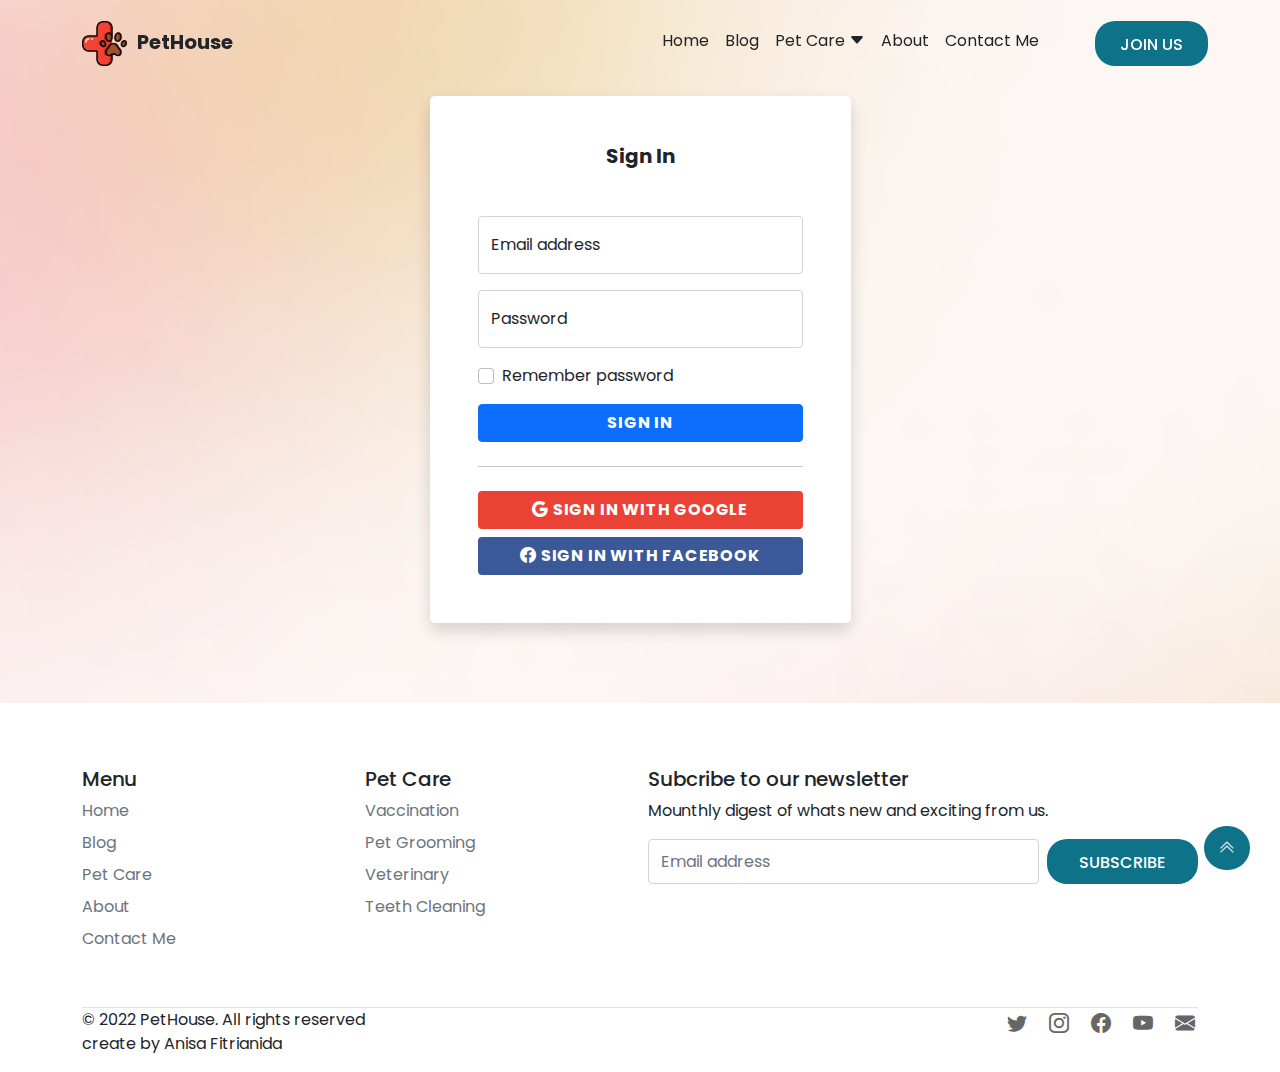
<file: Login.html>
<!DOCTYPE html>
<html lang="en">
    <head>
        <meta charset="UTF-8">
        <meta http-equiv="X-UA-Compatible" content="IE=edge">
        <meta name="viewport" content="width=device-width, initial-scale=1.0">
        <title>PetHouse | Login</title>
        <link rel="icon" href="assets/IMG/logovet.png">
        <link rel="stylesheet" href="assets/css/style.css">
        <link rel="stylesheet" href="assets/css/bootstrap.min.css">
        <link rel="stylesheet" href="https://cdn.jsdelivr.net/npm/bootstrap-icons@1.8.1/font/bootstrap-icons.css">
    </head>
    <body>
        <!-- Navbar -->
        <nav class="navbar fixed-top navbar-expand-lg navbar-light p-md-3">
        <div class="container">
            <div class="navbar-brand">
                <a href="index.html" class="navbar-brand text-dark" style="font-size: 20px;">
                    <img src="assets/IMG/logovet.png" alt="Logo PetHouse" style="margin-right: 5px;" width="45">    <strong>PetHouse</strong>
                </a>
            </div>
            <button
                type="button"
                class="navbar-toggler"
                data-bs-target="#navbarNav"
                data-bs-toggle="collapse"
                aria-expanded="false"
                aria-label="Toggle Navbar"
            >
                <span class="navbar-toggler-icon"></span>
            </button>
            <div class="collapse navbar-collapse nav-btn" id="navbarNav">
                <div class="mx-auto"></div>
                <ul class="navbar-nav">
                    <li class="nav-item">
                        <a href="index.html" class="nav-link text-dark">Home</a>
                    </li>
                    <li class="nav-item">
                        <a href="Blog.html" class="nav-link text-dark">Blog</a>
                    </li>
                    <li class="nav-item dropdown">
                        <a class="nav-link text-dark" href="PetCare.html" id="navbarDropdown" role="button" data-bs-toggle="dropdown">
                            Pet Care <i class="bi bi-caret-down-fill"></i>
                        </a>
                        <ul class="dropdown-menu" id="menu1">
                            <li><a class="dropdown-item" href="PetCare.html">Our Service</a>
                                <ul>
                                    <li><a class="dropdown-item" href="PetCare.html">Vaccination</a></li>
                                    <li><a class="dropdown-item" href="PetCare.html">Grooming</a></li>
                                    <li><a class="dropdown-item" href="PetCare.html">Veterinary</a></li>
                                    <li><a class="dropdown-item" href="PetCare.html">Teeth Cleaning</a></li>
                                </ul>
                            </li>
                                
                            <li><a class="dropdown-item" href="PetCare.html">Package</a>
                                <ul>
                                    <li><a class="dropdown-item" href="PetCare.html">Family Pack</a></li>
                                    <li><a class="dropdown-item" href="PetCare.html">Friendly Pack</a></li>
                                    <li><a class="dropdown-item" href="PetCare.html">Exclusive Pack</a></li>
                                </ul>
                            </li>
                        </ul>
                    </li>
                    <li class="nav-item">
                        <a href="About.html" class="nav-link text-dark">About</a>
                    </li>
                    <li class="nav-item">
                        <a href="ContactMe.html" class="nav-link text-dark">Contact Me</a>
                    </li>
                    <li>
                        <a href="Login.html" id="btn-sub" class="nav-item btn btn-primary ms-5 w-75">Join Us</a>
                    </li>
                </ul>
                
            </div>

        </div>
        </nav>
        <!-- Navbar End -->

        <!--Form Login -->
        <div class="container p-5">
            <div class="row">
                <div class="col-sm-9 col-md-7 col-lg-5 mx-auto">
                    <div class="card border-0 shadow rounded-3 my-5">
                    <div class="login card-body p-4 p-sm-5">
                        <h2 class="card-title text-center mb-5 fs-5">Sign In</h2>
                        <form>
                        <div class="form-floating mb-3">
                            <input type="email" class="form-control" id="floatingInput" placeholder="name@example.com">
                            <label for="floatingInput">Email address</label>
                        </div>
                        <div class="form-floating mb-3">
                            <input type="password" class="form-control" id="floatingPassword" placeholder="Password">
                            <label for="floatingPassword">Password</label>
                        </div>
                        <div class="form-check mb-3">
                            <input class="form-check-input" type="checkbox" value="" id="rememberPasswordCheck">
                            <label class="form-check-label" for="rememberPasswordCheck">
                            Remember password
                            </label>
                        </div>
                        <div class="d-grid">
                            <button class="btn btn-primary btn-login text-uppercase fw-bold" type="submit">Sign
                            in</button>
                        </div>
                        <hr class="my-4">
                        <div class="d-grid mb-2">
                            <button class="btn btn-google btn-login text-uppercase fw-bold" type="submit">
                                <i class="bi bi-google"></i> Sign in with Google
                            </button>
                        </div>
                        <div class="d-grid">
                            <button class="btn btn-facebook btn-login text-uppercase fw-bold" type="submit">
                                <i class="bi bi-facebook"></i> Sign in with Facebook
                            </button>
                        </div>
                        </form>
                    </div>
                    </div>
                </div>
                </div>
            </div>
        <!-- Form Login End -->

        <!--footer-->
        <section class="footer">
            <div class="container">
                    <div class="row row-cols-2 row-cols-md-2 g-3 py-5">
                        <div class="col-md-6 col-lg-3">
                            <h5>Menu</h5>
                            <ul class="nav flex-column">
                                <li class="nav-item mb-2">
                                    <a href="index.html" class="nav-link1 p-0 text-muted">Home</a>
                                </li>
                                <li class="nav-item mb-2">
                                    <a href="Blog.html" class="nav-link1 p-0 text-muted">Blog</a>
                                </li>
                                <li class="nav-item mb-2">
                                    <a href="PetCare.html" class="nav-link1 p-0 text-muted">Pet Care</a>
                                </li>
                                <li class="nav-item mb-2">
                                    <a href="about.html" class="nav-link1 p-0 text-muted">About</a>
                                </li>
                                <li class="nav-item mb-2">
                                    <a href="ContactMe.html" class="nav-link1 p-0 text-muted">Contact Me</a>
                                </li>
                            </ul>
                        </div>
                        <div class="col-md-6 col-lg-3">
                            <h5>Pet Care</h5>
                            <ul class="nav flex-column">
                                <li class="nav-item mb-2">
                                    <a href="#" class="nav-link1 p-0 text-muted">Vaccination</a>
                                </li>
                                <li class="nav-item mb-2">
                                    <a href="#" class="nav-link1 p-0 text-muted">Pet Grooming</a>
                                </li>
                                <li class="nav-item mb-2">
                                    <a href="#" class="nav-link1 p-0 text-muted">Veterinary</a>
                                </li>
                                <li class="nav-item mb-2">
                                    <a href="#" class="nav-link1 p-0 text-muted">Teeth Cleaning</a>
                                </li>
                            </ul>
                        </div>
                        <div class="col-sm-12 col-md-12 col-lg-6">
                            <form>
                                <h5>Subcribe to our newsletter</h5>
                                <p>Mounthly digest of whats new and exciting from us.</p>
                                <div class="d-flex w-100 gap-2">
                                    <label for="newsletter1" class="visually-hidden">Email address</label>
                                    <input id="newsletter1" type="text" class="form-control" placeholder="Email address">
                                    <button class="btn btn-primary" id="btn-sub" type="button">Subscribe</button>  
                                </div>
                            </form>
                        </div>
                    </div>
                    <div class="d-flex justify-content-between border-top">
                        <p>© 2022 PetHouse. All rights reserved<br>create by Anisa Fitrianida</p>
                        <ul class="list-unstyled d-flex sosmed">
                            <li class="ms-3">
                                <a href="https://www.instagram.com/anisaftr.18/" target="_blank"><i class="bi bi-twitter"></i></a>
                            </li>
                            <li class="ms-3">
                                <a href="https://www.instagram.com/anisaftr.18/" target="_blank"><i class="bi bi-instagram"></i></a>
                            </li>
                            <li class="ms-3">
                                <a href="https://www.facebook.com/nissa.fitrianida/" target="_blank"><i class="bi bi-facebook"></i></a>
                            </li>
                            <li class="ms-3">
                                <a href="https://www.youtube.com/channel/UCR4XM5TL6of3eSZEBix1vBw" target="_blank"><i class="bi bi-youtube"></i></a>
                            </li>
                            <li class="ms-3">
                                <a href="mailto:2010631170003@student.unsika.ac.id"><i class="bi bi-envelope-fill"></i></a>
                            </li>
                        </ul>
                    </div>
            </div>
        </section>
        <!-- Footer End -->

        <!-- Scroll To Top -->
        <div onclick="scrollToTop()" class="scrollTop"><i class="bi bi-chevron-double-up"></i></div>
        <!-- Scroll To Top -->
        <script src="assets/js/bootstrap.min.js"></script>
        <script src="assets/js/index.js"></script>
    </body>
</html>
</file>
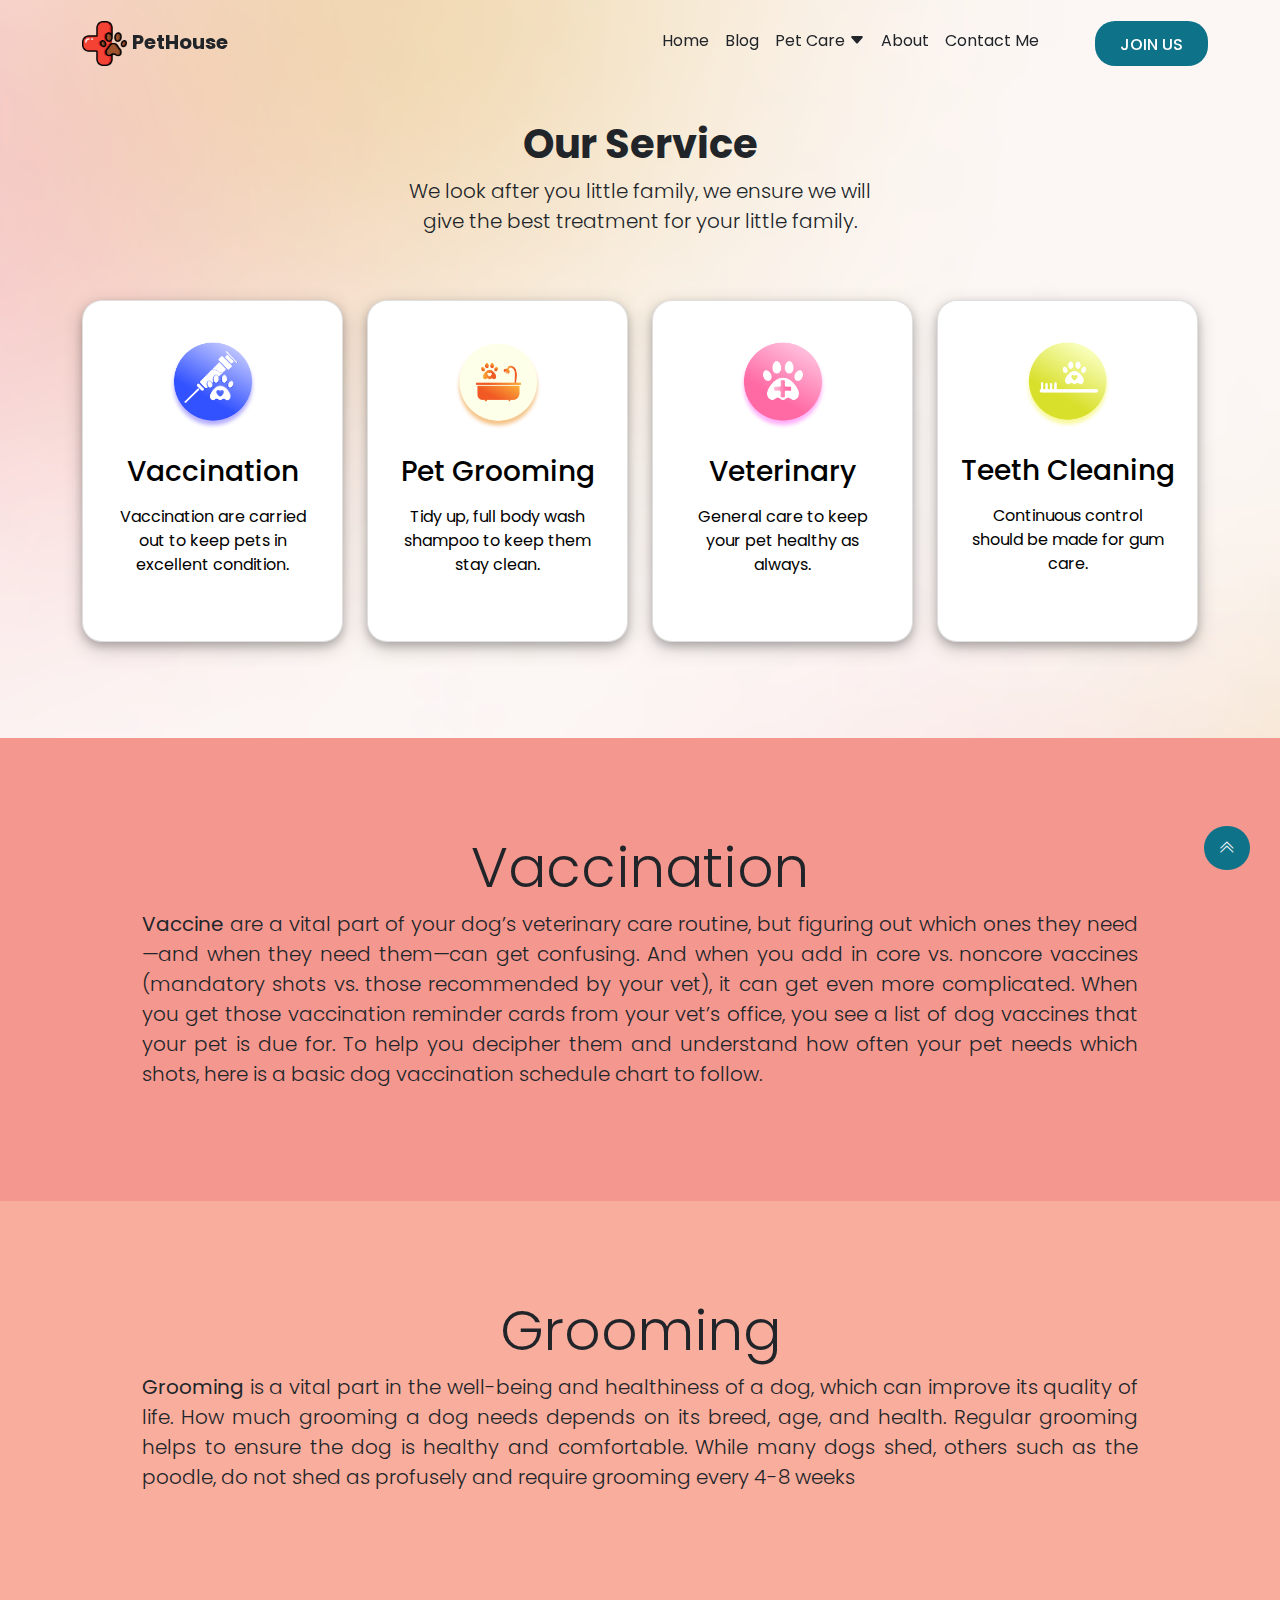
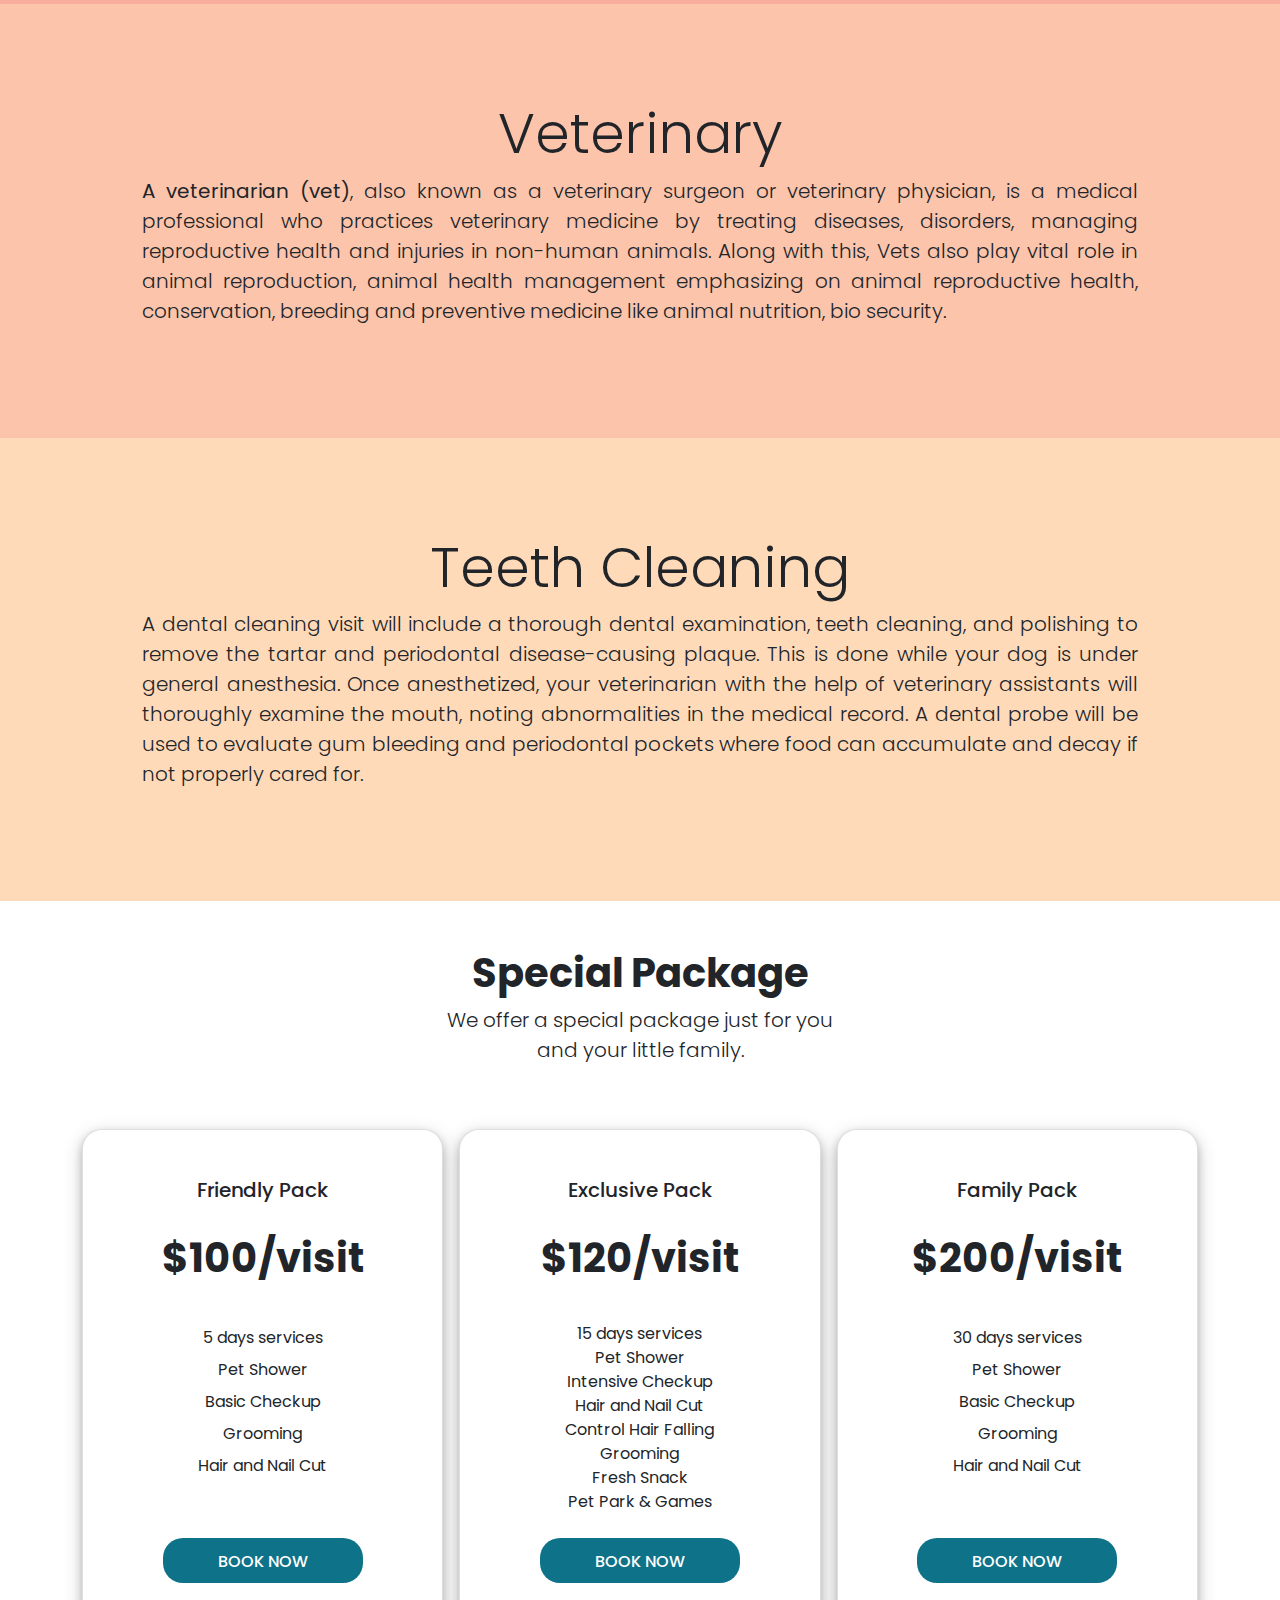
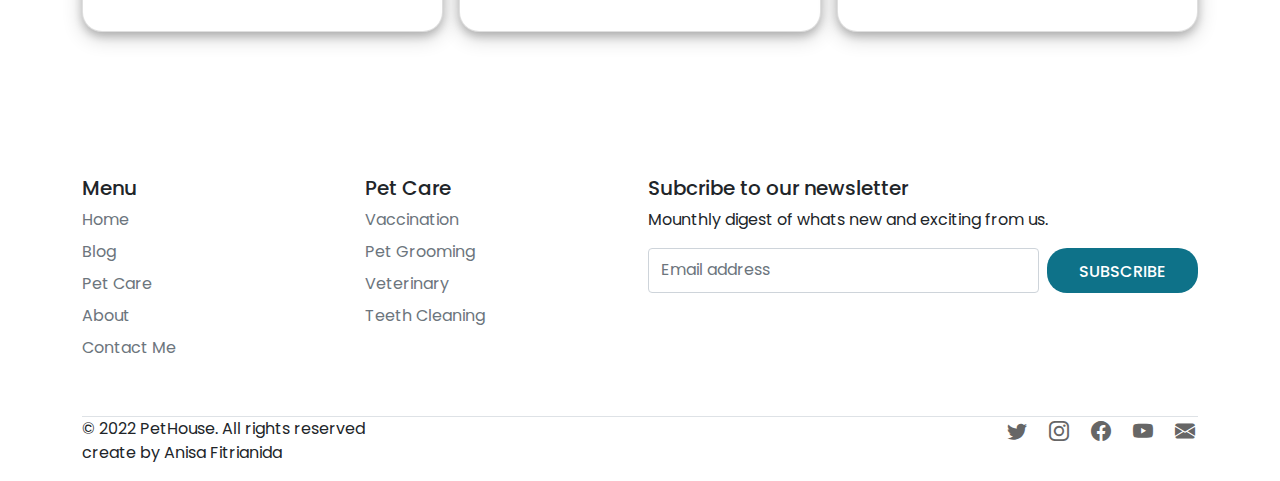
<file: PetCare.html>
<!DOCTYPE html>
<html lang="en">
<head>
    <meta charset="UTF-8">
    <meta http-equiv="X-UA-Compatible" content="IE=edge">
    <meta name="viewport" content="width=device-width, initial-scale=1.0">
    <title>PetHouse | Pet Care</title>
    <link rel="icon" href="assets/IMG/logovet.png">
    <link rel="stylesheet" href="assets/css/style.css">
    <link rel="stylesheet" href="assets/css/bootstrap.min.css">
    <link rel="stylesheet" href="https://cdn.jsdelivr.net/npm/bootstrap-icons@1.8.1/font/bootstrap-icons.css">
</head>
<body>
    <!-- Navbar -->
    <nav class="navbar fixed-top navbar-expand-lg navbar-light p-md-3">
        <div class="container">
            <div class="navbar-brand">
                <a href="index.html" class="navbar-brand text-dark" style="font-size: 20px;">
                    <img src="assets/IMG/logovet.png" alt="Logo PetHouse" style="margin-right: 5px;" width="45"><strong>PetHouse</strong>
                </a>
            </div>
            <button
                type="button"
                class="navbar-toggler"
                data-bs-target="#navbarNav"
                data-bs-toggle="collapse"
                aria-expanded="false"
                aria-label="Toggle Navbar"
            >
                <span class="navbar-toggler-icon"></span>
            </button>
            <div class="collapse navbar-collapse nav-btn" id="navbarNav">
                <div class="mx-auto"></div>
                <ul class="navbar-nav">
                    <li class="nav-item">
                        <a href="index.html" class="nav-link text-dark">Home</a>
                    </li>
                    <li class="nav-item">
                        <a href="Blog.html" class="nav-link text-dark">Blog</a>
                    </li>
                    <li class="nav-item dropdown">
                        <a class="nav-link text-dark" href="PetCare.html" id="navbarDropdown" role="button" data-bs-toggle="dropdown">
                            Pet Care <i class="bi bi-caret-down-fill"></i>
                        </a>
                        <ul class="dropdown-menu" id="menu1">
                            <li><a class="dropdown-item" href="PetCare.html">Our Service</a>
                                <ul>
                                    <li><a class="dropdown-item" href="PetCare.html">Vaccination</a></li>
                                    <li><a class="dropdown-item" href="PetCare.html">Grooming</a></li>
                                    <li><a class="dropdown-item" href="PetCare.html">Veterinary</a></li>
                                    <li><a class="dropdown-item" href="PetCare.html">Teeth Cleaning</a></li>
                                </ul>
                            </li>
                                
                            <li><a class="dropdown-item" href="PetCare.html">Package</a>
                                <ul>
                                    <li><a class="dropdown-item" href="PetCare.html">Family Pack</a></li>
                                    <li><a class="dropdown-item" href="PetCare.html">Friendly Pack</a></li>
                                    <li><a class="dropdown-item" href="PetCare.html">Exclusive Pack</a></li>
                                </ul>
                            </li>
                        </ul>
                    </li>
                    <li class="nav-item">
                        <a href="About.html" class="nav-link text-dark">About</a>
                    </li>
                    <li class="nav-item">
                        <a href="ContactMe.html" class="nav-link text-dark">Contact Me</a>
                    </li>
                    <li>
                        <a href="Login.html" id="btn-sub" class="nav-item btn btn-primary ms-5 w-75">Join Us</a>
                    </li>
                </ul>
                
            </div>
        </div>
    </nav>
    <!-- Navbar End -->

    <!-- Our Service -->
    <section id="jeda1">
        <br><br><br>
    </section>
    <section id="showoff" class="py-5 text-center">
        <div class="container con-card">
            <div class="row">
                <div class="col text-center">
                    <h1>Our Service</h1>
                    <p class="lead">We look after you little family, we ensure we will <br> give the best treatment for your little family.</p>
                </div>
            </div>
            <div class="row row-cols-1 row-cols-md-3 g-4 py-5">
                <div class="col-md-6 col-lg-3">
                    <a href="#vac" style="text-decoration: none; color:black">
                        <div class="card h-100" id="card-border">
                            <div class="card-body">
                                <img src="assets/IMG/vaccine.png" alt="Vaccine" class="img-fluid py-4" width="90px">
                                <h3>Vaccination</h3>
                                <p class="py-2 p-3">Vaccination are carried out to keep pets in excellent condition.</p>
                                <br>
                            </div>
                        </div>
                    </a>
                </div>
                <div class="col-md-6 col-lg-3">
                    <a href="#groom" style="text-decoration: none; color:black">
                        <div class="card h-100" id="card-border">
                            <div class="card-body">
                                <img src="assets/IMG/shower.png" alt="Grooming" class="img-fluid py-4" width="90px">
                                <h3>Pet Grooming</h3>
                                <p class="py-2 p-3">Tidy up, full body wash shampoo to keep them stay clean.</p>
                                <br>
                            </div>
                        </div>
                    </a>
                </div>
                <div class="col-md-6 col-lg-3">
                    <a href="#vet" style="text-decoration: none; color:black">
                    <div class="card h-100" id="card-border">
                        <div class="card-body">
                            <img src="assets/IMG/veterinary.png" alt="Veterinary" class="img-fluid py-4" width="90px">
                            <h3>Veterinary</h3>
                            <p class="py-2 p-3">General care to keep your pet healthy as always.</p>
                            <br>
                        </div>
                    </div>
                    </a>
                </div>
                <div class="col-md-6 col-lg-3">
                    <a href="#teeth" style="text-decoration: none; color:black">
                        <div class="card h-100" id="card-border">
                            <div class="card-body">
                                <img src="assets/IMG/teeth.png" alt="Teeth Cleaning" class="img-fluid py-4" width="90px">
                                <h3>Teeth Cleaning</h3>
                                <p class="py-2 p-3">Continuous control should be made for gum care.</p>
                                <br>
                            </div>
                        </div>
                    </a>
                </div>
            </div>
        </div>
    </section>
    <section class="about py-5 text-center" style="background-color: #f4978e;">
        <div id="vac" class="container">
            <div class="container">
                <div class="p-5">
                    <h1 class="display-4">Vaccination</h1>
                    <p class="lead" style="text-align: justify;">
                        <b>Vaccine</b> are a vital part of your dog’s veterinary care routine, but figuring out which ones they need—and when they need them—can get confusing. And when you add in core vs. noncore vaccines (mandatory shots vs. those recommended by your vet), it can get even more complicated.
                        When you get those vaccination reminder cards from your vet’s office, you see a list of dog vaccines that your pet is due for. To help you decipher them and understand how often your pet needs which shots, here is a basic dog vaccination schedule chart to follow.
                    </p>
                </div>
            </div>
        </div>
    </section>
    <section class="about py-5 text-center" style="background-color: #f8ad9d;" >
        <div id="groom" class="container">
            <div class="container">
                <div class="p-5">
                    <h1 class="display-4">Grooming</h1>
                    <p class="lead" style="text-align: justify;">
                        <b>Grooming</b> is a vital part in the well-being and healthiness of a dog, which can improve its quality of life. How much grooming a dog needs depends on its breed, age, and health. Regular grooming helps to ensure the dog is healthy and comfortable. While many dogs shed, others such as the poodle, do not shed as profusely and require grooming every 4-8 weeks
                    </p>
                </div>
            </div>
        </div>
    </section>
    <section class="about py-5 text-center" style="background-color: #fbc4ab;">
        <div id="vet" class="container">
            <div class="container">
                <div class="p-5">
                    <h1 class="display-4">Veterinary</h1>
                    <p class="lead" style="text-align: justify;">
                        <b> A veterinarian (vet)</b>, also known as a veterinary surgeon or veterinary physician, is a medical professional who practices veterinary medicine by treating diseases, disorders, managing reproductive health and injuries in non-human animals. Along with this, Vets also play vital role in animal reproduction, animal health management emphasizing on animal reproductive health, conservation, breeding and preventive medicine like animal nutrition, bio security.
                    </p>
                </div>
            </div>
        </div>
    </section>
    <section class="about py-5 text-center" style="background-color: #ffdab9;">
        <div id="teeth" class="container">
            <div class="container">
                <div class="p-5">
                    <h1 class="display-4">Teeth Cleaning</h1>
                    <p class="lead" style="text-align: justify;">
                        A dental cleaning visit will include a thorough dental examination, teeth cleaning, and polishing to remove the tartar and periodontal disease-causing plaque. This is done while your dog is under general anesthesia. Once anesthetized, your veterinarian with the help of veterinary assistants will thoroughly examine the mouth, noting abnormalities in the medical record. A dental probe will be used to evaluate gum bleeding and periodontal pockets where food can accumulate and decay if not properly cared for.
                    </p>
                </div>
            </div>
        </div>
    </section>
    <!-- Our Service End -->

    <!-- Package -->
    <section id="showoff" class="py-5 text-center d-flex ">
        <div class="container con-card">
            <div class="row">
                <div class="col text-center">
                    <h1>Special Package</h1>
                    <p class="lead">We offer a special package just for you <br>and your little family.</p>
                </div>
            </div>
            <div class="row row-cols-1 row-cols-md-3 g-3 py-5">
                <div class="col-md-6 col-lg-4">
                    <div class="card h-100" id="card-promo">
                        <div class="card-body py-5">
                            <h5>Friendly Pack</h5>
                            <h1 class="py-4">$100/visit</h1>
                            <p class="py-2 p-3 lh-lg mb-5">5 days services <br>Pet Shower <br>Basic Checkup <br>Grooming <br>Hair and Nail Cut</p>
                            <a href="https://t.me/anisaftrand18" id="btn-sub" class="nav-item btn btn-primary">Book Now</a>
                        </div>
                    </div>
                </div>
                <div class="col-md-6 col-lg-4">
                    <div class="card h-100" id="card-promo">
                        <div class="card-body py-5">
                            <h5>Exclusive Pack</h5>
                            <h1 class="py-4">$120/visit</h1>
                            <p class="py-2 p-3">15 days services <br>Pet Shower <br>Intensive Checkup <br>Hair and Nail Cut <br>Control Hair Falling <br>Grooming <br>Fresh Snack <br>Pet Park & Games</p>
                            <a href="https://t.me/anisaftrand18" id="btn-sub" class="nav-item btn btn-primary">Book Now</a>
                        </div>
                    </div>
                </div>
                <div class="col-md-6 col-lg-4">
                    <div class="card h-100" id="card-promo">
                        <div class="card-body py-5">
                            <h5>Family Pack</h5>
                            <h1 class="py-4">$200/visit</h1>
                            <p class="py-2 p-3 lh-lg mb-5">30 days services <br>Pet Shower <br>Basic Checkup <br>Grooming <br>Hair and Nail Cut</p>
                            <a href="https://t.me/anisaftrand18" id="btn-sub" class="nav-item btn btn-primary">Book Now</a>
                        </div>
                    </div>
                </div>
            </div>
        </div>
    </section>
    <!-- Package End -->
    
    <!--footer-->
    <section class="footer">
        <div class="container">
                <div class="row row-cols-2 row-cols-md-2 g-3 py-5">
                    <div class="col-md-6 col-lg-3">
                        <h5>Menu</h5>
                        <ul class="nav flex-column">
                            <li class="nav-item mb-2">
                                <a href="index.html" class="nav-link1 p-0 text-muted">Home</a>
                            </li>
                            <li class="nav-item mb-2">
                                <a href="Blog.html" class="nav-link1 p-0 text-muted">Blog</a>
                            </li>
                            <li class="nav-item mb-2">
                                <a href="PetCare.html" class="nav-link1 p-0 text-muted">Pet Care</a>
                            </li>
                            <li class="nav-item mb-2">
                                <a href="About.html" class="nav-link1 p-0 text-muted">About</a>
                            </li>
                            <li class="nav-item mb-2">
                                <a href="ContactMe.html" class="nav-link1 p-0 text-muted">Contact Me</a>
                            </li>
                        </ul>
                    </div>
                    <div class="col-md-6 col-lg-3">
                        <h5>Pet Care</h5>
                        <ul class="nav flex-column">
                            <li class="nav-item mb-2">
                                <a href="#" class="nav-link1 p-0 text-muted">Vaccination</a>
                            </li>
                            <li class="nav-item mb-2">
                                <a href="#" class="nav-link1 p-0 text-muted">Pet Grooming</a>
                            </li>
                            <li class="nav-item mb-2">
                                <a href="#" class="nav-link1 p-0 text-muted">Veterinary</a>
                            </li>
                            <li class="nav-item mb-2">
                                <a href="#" class="nav-link1 p-0 text-muted">Teeth Cleaning</a>
                            </li>
                        </ul>
                    </div>
                    <div class="col-sm-12 col-md-12 col-lg-6">
                        <form>
                            <h5>Subcribe to our newsletter</h5>
                            <p>Mounthly digest of whats new and exciting from us.</p>
                            <div class="d-flex w-100 gap-2">
                                <label for="newsletter1" class="visually-hidden">Email address</label>
                                <input id="newsletter1" type="text" class="form-control" placeholder="Email address">
                                <button class="btn btn-primary" id="btn-sub" type="button">Subscribe</button>  
                            </div>
                        </form>
                    </div>
                </div>
                <div class="d-flex justify-content-between border-top">
                    <p>© 2022 PetHouse. All rights reserved<br>create by Anisa Fitrianida</p>
                    <ul class="list-unstyled d-flex sosmed">
                        <li class="ms-3">
                            <a href="https://www.instagram.com/anisaftr.18/" target="_blank"><i class="bi bi-twitter"></i></a>
                        </li>
                        <li class="ms-3">
                            <a href="https://www.instagram.com/anisaftr.18/" target="_blank"><i class="bi bi-instagram"></i></a>
                        </li>
                        <li class="ms-3">
                            <a href="https://www.facebook.com/nissa.fitrianida/" target="_blank"><i class="bi bi-facebook"></i></a>
                        </li>
                        <li class="ms-3">
                            <a href="https://www.youtube.com/channel/UCR4XM5TL6of3eSZEBix1vBw" target="_blank"><i class="bi bi-youtube"></i></a>
                        </li>
                        <li class="ms-3">
                            <a href="mailto:2010631170003@student.unsika.ac.id"><i class="bi bi-envelope-fill"></i></a>
                        </li>
                    </ul>
                </div>
        </div>
    </section>
    <!-- Footer End -->

    <!-- Scroll To Top -->
    <div onclick="scrollToTop()" class="scrollTop"><i class="bi bi-chevron-double-up"></i></div>
    <!-- Scroll To Top End -->
    
    <script src="assets/js/bootstrap.min.js"></script>
    <script src="assets/js/index.js"></script>
</body>
</html>
</file>
<file: assets/css/style.css>
@import url('https://fonts.googleapis.com/css2?family=Poppins&family=Roboto&display=swap');

* {
    font-family: 'Poppins', sans-serif;
}


/* Navbar*/

.nav-link:hover::after {
    content: '';
    display: block;
    border-bottom: 3px solid #d66d50;
    width: 100%;
    margin: auto;
    padding-bottom: 5px;
    margin-bottom: -8px;
}

.nav-link:hover::after {
    content: '';
    display: block;
    border-bottom: 3px solid #d66d50;
    margin: auto;
    padding-bottom: 5px;
    margin-bottom: -8px;
}

.nav-link1:hover::after {
    content: '';
    display: block;
    border-bottom: 3px solid #d66d50;
    margin: auto;
    padding-bottom: 5px;
    margin-bottom: -8px;
}

.nav-link1 {
    text-decoration: none;
}

#menu1 ul {
    list-style: none;
}

/* Navbar End */

/* Body */
body {
    background: url('../IMG/bg2.png');
    background-repeat: no-repeat;
    background-attachment: fixed;
    background-size: cover;
}

/* Banner */
#Banner {
    position: relative;
    background: url('../IMG/back3.png') no-repeat center;
    height: 700px;
    padding-top: 250px;
    background-repeat: no-repeat;
    background-attachment: fixed;
    background-size: cover;
}

#Banner h1 {
    margin-top: 220px;
    font-weight: 900;
}

/* Banner End */

#about h1 {
    font-weight: 900;
}

#about h5 {
    font-weight: 700;
}

/* Button */
#btn-sub {
    width: 120px;

}

#btn-sub {
    background-color: #0E7289;
    font-weight: 500;
    width: 200px;
    height: 45px;
    text-transform: uppercase;
    padding: 12px 20px;
    border: none;
    border-radius: 20px;
    color: white;
    text-align: center;
    opacity: 1.6;
    transition: 0.3s;
    cursor: pointer;
}

#btn-sub:hover {
    background-color: rgb(226, 224, 115);
    color: white;
}

#btn-sub :active {
    box-shadow: 0 5px #666;
    transform: translateY(4px);
}

/* Button End */

/* Scroll To Top */
.scrollTop {
    position: fixed;
    bottom: 30px;
    right: 30px;
    padding: 10px 15px;
    background-color: #0E7289;
    color: #ffffff;
    border-radius: 25px;
    border-radius: 1px solid #fff;
    cursor: pointer;
    transition: all 0.5s ease 0s;
}

.scrollTop:hover {
    background-color: rgb(226, 224, 115);
    color: white;
}

/* Scroll To Top */

/* Main Content */
#showoff h1 {
    font-weight: 700;
}

#card-border {
    border-radius: 20px;
    box-shadow: 0 4px 8px 0 rgba(0, 0, 0, 0.2), 0 6px 20px 0 rgba(0, 0, 0, 0.19);
    transition: 0.3s;
    cursor: pointer;
}

#card-promo {
    border-radius: 20px;
    box-shadow: 0 4px 8px 0 rgba(0, 0, 0, 0.2), 0 6px 20px 0 rgba(0, 0, 0, 0.19);
    transition: 0.3s;
    cursor: pointer;
}

#card-testi {
    border-radius: 20px;
    box-shadow: 0 4px 8px 0 rgba(0, 0, 0, 0.2), 0 6px 20px 0 rgba(0, 0, 0, 0.19);
    transition: 0.3s;
    cursor: pointer;
}

#card-border:hover {
    transform: scale(1.05);
    box-shadow: 0 10px 20px rgba(0, 0, 0, .12), 0 4px 8px rgba(0, 0, 0, .06);
    background: url('../IMG/bg2.png') 5%;
}

#card-promo:hover {
    transform: scale(1.05);
    box-shadow: 0 10px 20px rgba(0, 0, 0, .12), 0 4px 8px rgba(0, 0, 0, .06);
    background: url('../IMG/bg2.png') 5%;
}

#card-testi:hover {
    transform: scale(1.05);
    box-shadow: 0 10px 20px rgba(0, 0, 0, .12), 0 4px 8px rgba(0, 0, 0, .06);
    background: url('../IMG/bg2.png') 5%;
}

#logovet {
    opacity: 60%;
}

#desc {
    margin-top: 100px;
    text-align: justify
}

/* Main Content End */

/* Footer */
.footer {
    background-color: #ffffff;
}

.sosmed i[class^="bi"] {
    padding: 3px;
    font-size: 20px;
    color: #666;
}

.sosmed i[class^="bi"]:hover {
    transform: scale(1.3);
    color: #c8df74;
}

/* Footer End */

/* Form*/
#con-me h2 {
    padding-top: 80px;

}

.formLabel-required {
    color: red;
}

.login h2 {
    font-weight: 700;
}

.btn-login {
    font-size: 0.9rem;
    letter-spacing: 0.05rem;
    padding: 0.75rem 1rem;
}

.btn-google {
    color: white !important;
    background-color: #ea4335 !important;
}

.btn-facebook {
    color: white !important;
    background-color: #3b5998 !important;
}

/* Form End */
</file>
